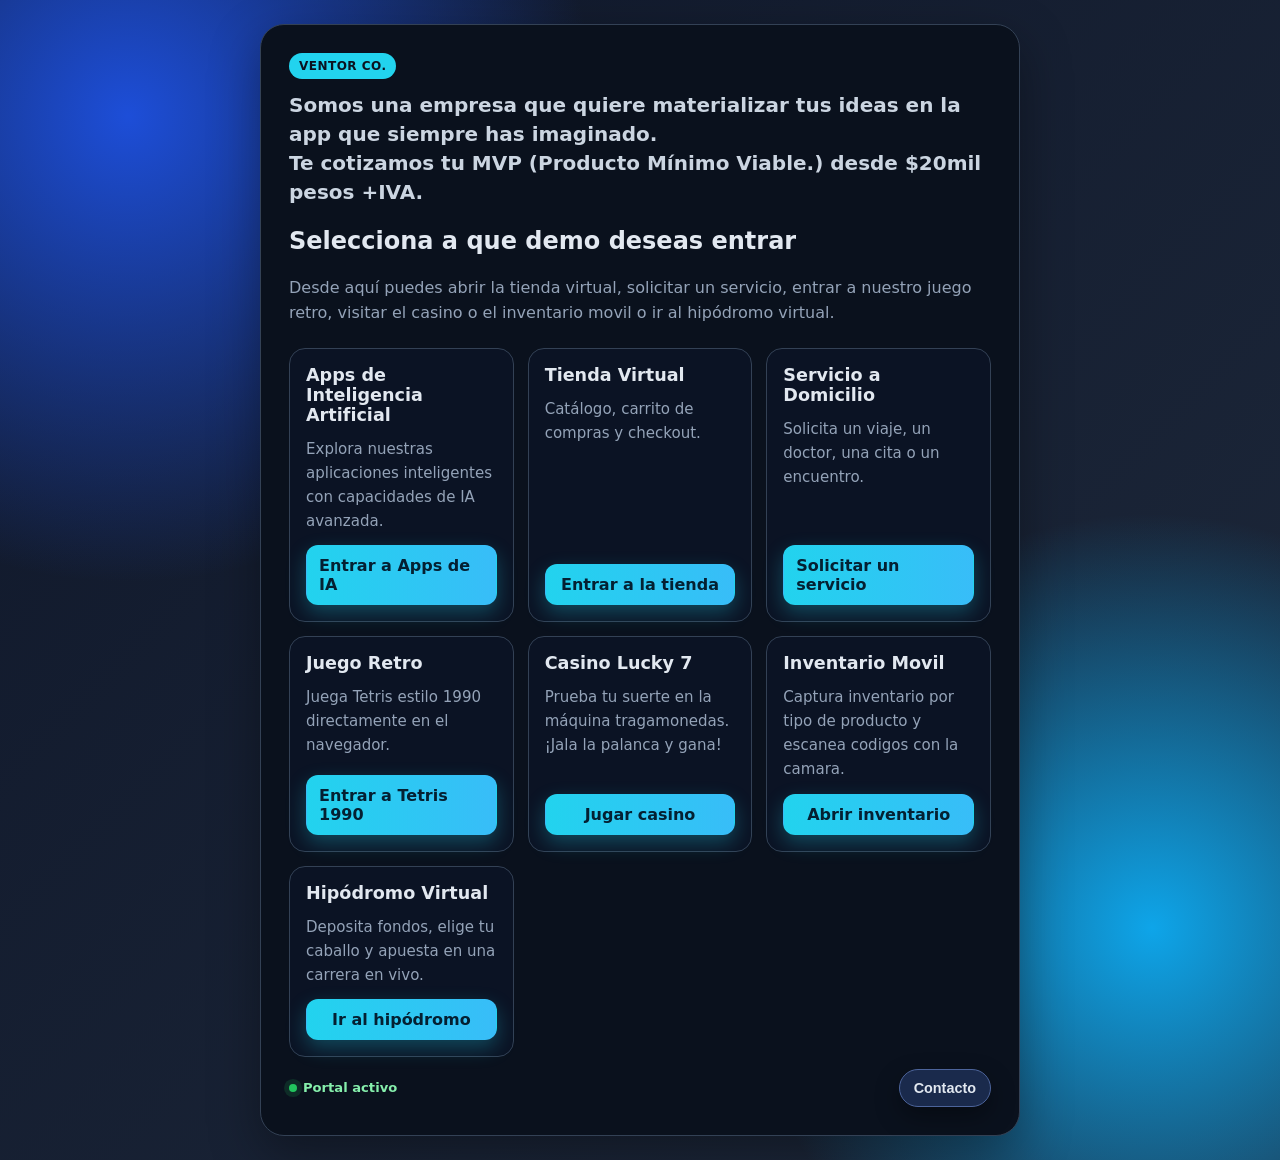
<file: index.html>
<!DOCTYPE html>
<html lang="es">
<head>
  <meta charset="UTF-8" />
  <meta name="viewport" content="width=device-width, initial-scale=1.0" />
  <meta name="description" content="Portal de acceso a aplicaciones" />
  <link rel="icon" href="./favicon.ico" type="image/x-icon" />
  <title>Portal de Apps</title>
  <style>
    :root {
      --bg-1: #0f172a;
      --bg-2: #1e293b;
      --card: #0b1220;
      --line: #334155;
      --text: #e2e8f0;
      --muted: #94a3b8;
      --brand: #22d3ee;
      --brand-2: #38bdf8;
      --ok: #22c55e;
    }

    * { box-sizing: border-box; }

    body {
      margin: 0;
      min-height: 100vh;
      font-family: "Segoe UI", system-ui, -apple-system, sans-serif;
      color: var(--text);
      background:
        radial-gradient(circle at 10% 10%, #1d4ed8 0%, transparent 30%),
        radial-gradient(circle at 90% 80%, #0ea5e9 0%, transparent 28%),
        linear-gradient(135deg, var(--bg-1), var(--bg-2));
      display: grid;
      place-items: center;
      padding: 24px;
    }

    .panel {
      width: min(760px, 100%);
      background: color-mix(in srgb, var(--card) 92%, black 8%);
      border: 1px solid var(--line);
      border-radius: 24px;
      padding: 28px;
      box-shadow: 0 18px 50px rgba(0, 0, 0, .35);
      backdrop-filter: blur(6px);
    }

    .tag {
      display: inline-block;
      font-size: 12px;
      color: #0b1220;
      background: var(--brand);
      border-radius: 999px;
      padding: 6px 10px;
      font-weight: 700;
      letter-spacing: .04em;
      text-transform: uppercase;
      margin-bottom: 12px;
    }

    h1 {
      margin: 0;
      font-size: clamp(1.8rem, 4vw, 2.6rem);
      line-height: 1.1;
    }

    .title-2 {
      margin: 0 0 12px;
      font-size: clamp(1rem, 2.5vw, 1.25rem);
      line-height: 1.45;
      color: #cbd5e1;
      font-weight: 600;
    }

    p {
      margin: 12px 0 0;
      color: var(--muted);
      line-height: 1.6;
    }

    .grid {
      margin-top: 22px;
      display: grid;
      gap: 14px;
      grid-template-columns: repeat(auto-fit, minmax(220px, 1fr));
    }

    .app-card {
      border: 1px solid var(--line);
      border-radius: 16px;
      padding: 16px;
      background: #0b1324;
      display: flex;
      flex-direction: column;
      gap: 12px;
    }

    .app-card h2 {
      margin: 0;
      font-size: 1.1rem;
    }

    .app-card p {
      margin: 0;
      font-size: .94rem;
    }

    .btn {
      margin-top: auto;
      text-decoration: none;
      display: inline-flex;
      align-items: center;
      justify-content: center;
      width: 100%;
      border-radius: 12px;
      padding: 10px 12px;
      font-weight: 700;
      border: 1px solid transparent;
      transition: transform .15s ease, box-shadow .2s ease, background .2s ease;
    }

    .btn:hover { transform: translateY(-1px); }

    .btn-primary {
      background: linear-gradient(90deg, var(--brand), var(--brand-2));
      color: #042032;
      box-shadow: 0 8px 20px rgba(34, 211, 238, .28);
    }

    .btn-secondary {
      background: transparent;
      border-color: #475569;
      color: var(--text);
    }

    .status {
      display: inline-flex;
      align-items: center;
      gap: 6px;
      font-size: .82rem;
      color: #86efac;
      font-weight: 600;
    }

    .dot {
      width: 8px;
      height: 8px;
      border-radius: 999px;
      background: var(--ok);
      box-shadow: 0 0 0 5px rgba(34, 197, 94, .15);
    }

    .contact-fab {
      position: static;
      display: inline-flex;
      align-items: center;
      justify-content: center;
      border: 1px solid #4c649b;
      background: #1a2a4c;
      color: var(--text);
      border-radius: 999px;
      padding: 10px 14px;
      font-weight: 700;
      font-size: .9rem;
      cursor: pointer;
      box-shadow: 0 10px 24px rgba(0, 0, 0, .35);
      z-index: 120;
    }

    .panel-footer {
      margin-top: 12px;
      display: flex;
      align-items: center;
      justify-content: space-between;
      gap: 10px;
      flex-wrap: wrap;
    }

    .panel-footer .status {
      margin: 0;
    }

    .contact-modal {
      position: fixed;
      inset: 0;
      display: none;
      align-items: center;
      justify-content: center;
      padding: 20px;
      z-index: 140;
    }

    .contact-modal.show {
      display: flex;
    }

    .contact-backdrop {
      position: absolute;
      inset: 0;
      background: rgba(0, 0, 0, .55);
      backdrop-filter: blur(2px);
    }

    .contact-card {
      position: relative;
      width: min(420px, 100%);
      background: #0f172a;
      border: 1px solid var(--line);
      border-radius: 16px;
      padding: 18px;
      box-shadow: 0 18px 40px rgba(0, 0, 0, .4);
    }

    .contact-title {
      margin: 0 0 10px;
      color: #b6f0ff;
      font-size: 1.1rem;
    }

    .contact-list {
      margin: 0;
      padding: 0;
      list-style: none;
      display: grid;
      gap: 10px;
      color: #d7e3ff;
      line-height: 1.5;
    }

    .contact-list strong {
      color: #8ad4ff;
    }

    .contact-link {
      color: #d7e3ff;
      text-decoration: none;
      border-bottom: 1px dashed #7dd3fc;
      padding-bottom: 1px;
    }

    .contact-link:hover {
      color: #7dd3fc;
    }

    .contact-mail-row {
      cursor: pointer;
    }

    .contact-mail-row:hover .contact-link {
      color: #7dd3fc;
    }

    .contact-copy-msg {
      margin: 8px 0 0;
      min-height: 18px;
      color: #7dd3fc;
      font-size: .9rem;
      opacity: 0;
      transition: opacity .18s ease;
    }

    .contact-copy-msg.show {
      opacity: 1;
    }

    .contact-close {
      margin-top: 14px;
      border: 1px solid #4d6599;
      border-radius: 10px;
      background: #1f2f58;
      color: var(--text);
      padding: 9px 12px;
      font-weight: 700;
      cursor: pointer;
    }
  </style>
</head>
<body>
  <main class="panel">
    <span class="tag">Ventor Co.</span>
    <h2 class="title-2">Somos una empresa que quiere materializar tus ideas en la app que siempre has imaginado.<br />Te cotizamos tu MVP (Producto Mínimo Viable.) desde $20mil pesos +IVA.</h2>
    <h2>Selecciona a que demo deseas entrar</h2>
    <p>Desde aquí puedes abrir la tienda virtual, solicitar un servicio, entrar a nuestro juego retro, visitar el casino o el inventario movil o ir al hipódromo virtual.</p>

    <div class="grid">
      <article class="app-card">
        <h2>Apps de Inteligencia Artificial</h2>
        <p>Explora nuestras aplicaciones inteligentes con capacidades de IA avanzada.</p>
        <a class="btn btn-primary" href="https://adsapiensdoc.netlify.app/" target="_blank" rel="noopener noreferrer">Entrar a Apps de IA</a>
      </article>
      <article class="app-card">
        <h2>Tienda Virtual</h2>
        <p>Catálogo, carrito de compras y checkout.</p>
        <a class="btn btn-primary" href="./tienda/">Entrar a la tienda</a>
      </article>


      <article class="app-card">
        <h2>Servicio a Domicilio</h2>
        <p>Solicita un viaje, un doctor, una cita o un encuentro.</p>
        <a class="btn btn-primary" href="./servicio/">Solicitar un servicio</a>
      </article>

      <article class="app-card">
        <h2>Juego Retro</h2>
        <p>Juega Tetris estilo 1990 directamente en el navegador.</p>
        <a class="btn btn-primary" href="./otra-app/">Entrar a Tetris 1990</a>
      </article>

      <article class="app-card">
        <h2>Casino Lucky 7</h2>
        <p>Prueba tu suerte en la máquina tragamonedas. ¡Jala la palanca y gana!</p>
        <a class="btn btn-primary" href="./casino/">Jugar casino</a>
      </article>

      <article class="app-card">
        <h2>Inventario Movil</h2>
        <p>Captura inventario por tipo de producto y escanea codigos con la camara.</p>
        <a class="btn btn-primary" href="./inventario/">Abrir inventario</a>
      </article>

        <article class="app-card">
          <h2>Hipódromo Virtual</h2>
          <p>Deposita fondos, elige tu caballo y apuesta en una carrera en vivo.</p>
          <a class="btn btn-primary" href="./apuesta/">Ir al hipódromo</a>
        </article>
      </div>

    <div class="panel-footer">
      <p class="status"><span class="dot"></span> Portal activo</p>
      <button class="contact-fab" id="contactBtn" type="button">Contacto</button>
    </div>
  </main>

  <div class="contact-modal" id="contactModal" aria-hidden="true">
    <div class="contact-backdrop" id="contactBackdrop"></div>
    <div class="contact-card" role="dialog" aria-modal="true" aria-labelledby="contactTitle">
      <h3 class="contact-title" id="contactTitle">Datos de contacto</h3>
      <ul class="contact-list">
        <li><strong>Tel/Whats:</strong> <a class="contact-link" href="https://wa.me/525516506720?text=Quiero%20la%20app%20que%20siempre%20he%20imaginado" target="_blank" rel="noopener noreferrer">5516506720</a></li>
        <li class="contact-mail-row" id="contactMailRow" role="button" tabindex="0" aria-label="Copiar correo"><strong>Mail:</strong> <a class="contact-link" id="contactMailLink" href="mailto:amuhlia@hotmail.com">amuhlia@hotmail.com</a></li>
      </ul>
      <p class="contact-copy-msg" id="contactCopyMsg" aria-live="polite"></p>
      <button class="contact-close" id="contactClose" type="button">Cerrar</button>
    </div>
  </div>

  <script>
    const contactBtn = document.getElementById("contactBtn");
    const contactModal = document.getElementById("contactModal");
    const contactBackdrop = document.getElementById("contactBackdrop");
    const contactClose = document.getElementById("contactClose");
    const contactMailRow = document.getElementById("contactMailRow");
    const contactMailLink = document.getElementById("contactMailLink");
    const contactCopyMsg = document.getElementById("contactCopyMsg");
    const contactEmail = "amuhlia@hotmail.com";
    let copyMsgTimeout = null;

    function openContact() {
      contactModal.classList.add("show");
      contactModal.setAttribute("aria-hidden", "false");
      contactClose.focus();
    }

    function closeContact() {
      contactModal.classList.remove("show");
      contactModal.setAttribute("aria-hidden", "true");
      contactBtn.focus();
    }

    contactBtn.addEventListener("click", openContact);
    contactClose.addEventListener("click", closeContact);
    contactBackdrop.addEventListener("click", closeContact);

    function showCopiedMessage() {
      contactCopyMsg.textContent = "Copiado";
      contactCopyMsg.classList.add("show");
      clearTimeout(copyMsgTimeout);
      copyMsgTimeout = setTimeout(() => {
        contactCopyMsg.classList.remove("show");
        contactCopyMsg.textContent = "";
      }, 1500);
    }

    async function copyMailToClipboard() {
      try {
        await navigator.clipboard.writeText(contactEmail);
      } catch (_) {
        const helper = document.createElement("textarea");
        helper.value = contactEmail;
        helper.setAttribute("readonly", "");
        helper.style.position = "absolute";
        helper.style.left = "-9999px";
        document.body.appendChild(helper);
        helper.select();
        document.execCommand("copy");
        document.body.removeChild(helper);
      }
      showCopiedMessage();
    }

    contactMailLink.addEventListener("click", (e) => {
      e.preventDefault();
      copyMailToClipboard();
    });

    contactMailRow.addEventListener("click", (e) => {
      if (e.target.closest("a")) return;
      copyMailToClipboard();
    });

    contactMailRow.addEventListener("keydown", (e) => {
      if (e.key === "Enter" || e.key === " ") {
        e.preventDefault();
        copyMailToClipboard();
      }
    });

    document.addEventListener("keydown", (e) => {
      if (e.key === "Escape" && contactModal.classList.contains("show")) {
        closeContact();
      }
    });
  </script>
  <script>
    // Unregister any existing service workers to avoid 404 on service-worker.js
    if ('serviceWorker' in navigator) {
      navigator.serviceWorker.getRegistrations().then(registrations => {
        for (let registration of registrations) {
          registration.unregister();
        }
      });
    }
  </script>
</body>
</html>
</file>
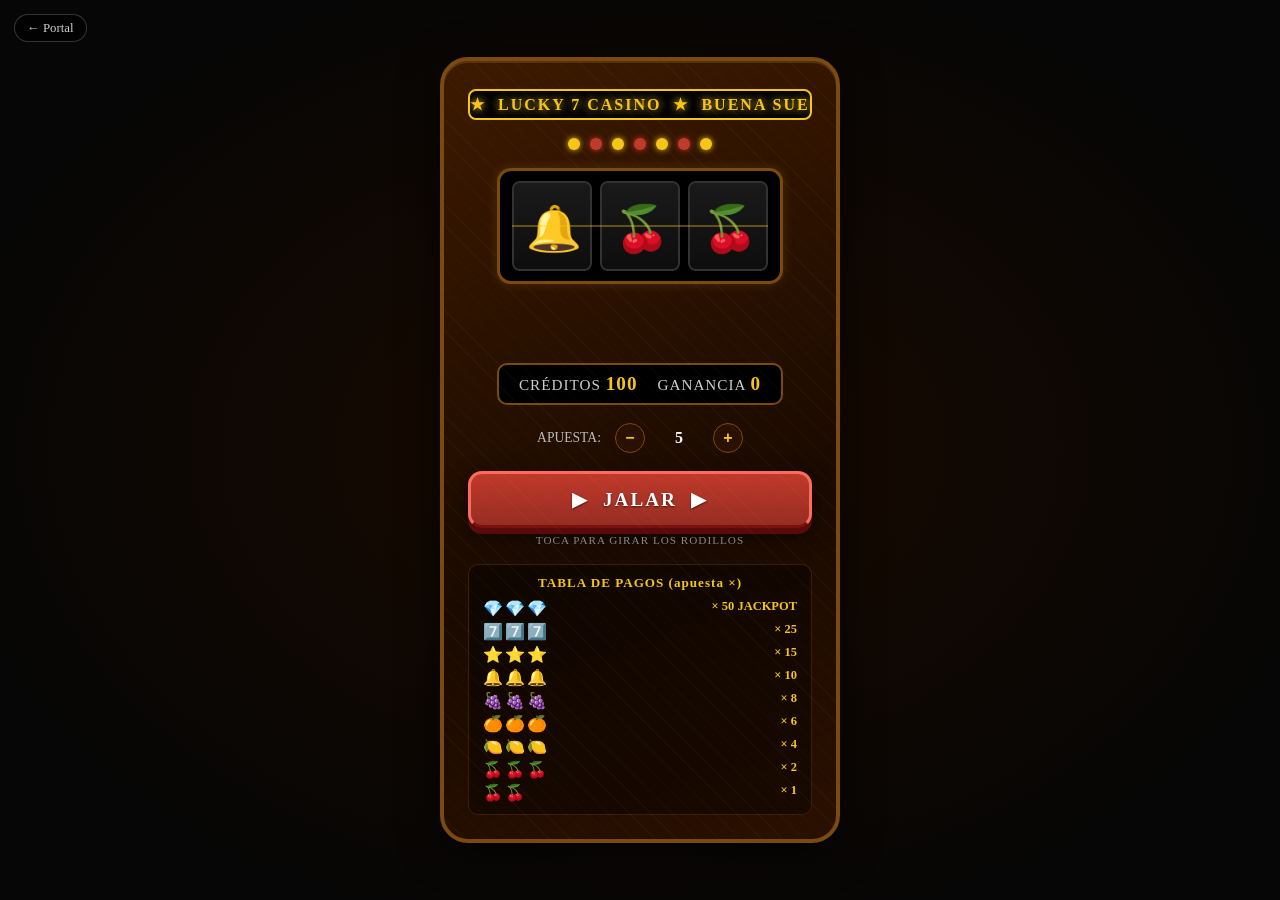
<file: casino/index.html>
<!DOCTYPE html>
<html lang="es">
<head>
  <meta charset="UTF-8" />
  <meta name="viewport" content="width=device-width, initial-scale=1.0" />
  <title>Lucky 7 Casino</title>
  <style>
    :root {
      --gold: #f5c518;
      --gold-d: #c9a000;
      --red: #c0392b;
      --red-d: #962d22;
      --green: #27ae60;
      --dark: #0d0d0d;
      --machine-bg: #1a0a00;
      --felt: #0a3d1f;
      --chrome: linear-gradient(135deg,#bbb 0%,#fff 40%,#888 60%,#ccc 100%);
      --shadow: 0 8px 40px rgba(0,0,0,.7);
    }

    *, *::before, *::after { box-sizing: border-box; margin: 0; padding: 0; }

    body {
      min-height: 100dvh;
      background: radial-gradient(ellipse at center, #1a0a00 0%, #060606 80%);
      display: flex;
      flex-direction: column;
      align-items: center;
      justify-content: center;
      font-family: 'Georgia', serif;
      color: #fff;
      gap: 1rem;
      padding: 1rem;
    }

    /* ── Back button ── */
    .back-btn {
      position: fixed;
      top: 14px; left: 14px;
      background: rgba(0,0,0,.55);
      border: 1px solid rgba(255,255,255,.2);
      color: #ccc;
      font-size: .8rem;
      padding: .35rem .75rem;
      border-radius: 999px;
      cursor: pointer;
      text-decoration: none;
      transition: background .2s, color .2s;
      z-index: 10;
    }
    .back-btn:hover { background: rgba(255,255,255,.12); color: #fff; }

    /* ── Machine shell ── */
    .machine {
      background: linear-gradient(160deg, #3d1a00 0%, #1a0a00 60%, #2a1000 100%);
      border: 4px solid #7a4a10;
      border-radius: 28px;
      box-shadow: var(--shadow), inset 0 2px 0 rgba(255,200,80,.15);
      padding: 28px 24px 24px;
      display: flex;
      flex-direction: column;
      align-items: center;
      gap: 18px;
      max-width: 400px;
      width: 100%;
      position: relative;
      overflow: hidden;
    }
    .machine::before {
      content: '';
      position: absolute;
      inset: 0;
      background: repeating-linear-gradient(
        45deg,
        transparent,
        transparent 14px,
        rgba(255,200,80,.03) 14px,
        rgba(255,200,80,.03) 15px
      );
      pointer-events: none;
    }

    /* ── Title marquee ── */
    .marquee-wrap {
      width: 100%;
      background: #000;
      border: 2px solid var(--gold);
      border-radius: 8px;
      overflow: hidden;
      padding: 4px 0;
    }
    .marquee-text {
      display: inline-block;
      white-space: nowrap;
      animation: scroll 12s linear infinite;
      color: var(--gold);
      font-size: 1rem;
      font-weight: bold;
      letter-spacing: 2px;
      text-shadow: 0 0 8px var(--gold);
    }
    @keyframes scroll {
      from { transform: translateX(100%); }
      to   { transform: translateX(-100%); }
    }

    /* ── Lights row ── */
    .lights {
      display: flex;
      gap: 10px;
      justify-content: center;
    }
    .light {
      width: 12px; height: 12px;
      border-radius: 50%;
      background: #444;
      box-shadow: inset 0 1px 2px rgba(0,0,0,.5);
      animation: blink 1.2s ease-in-out infinite;
    }
    .light:nth-child(odd)  { background: var(--gold); box-shadow: 0 0 6px var(--gold); animation-delay: 0s; }
    .light:nth-child(even) { background: var(--red);  box-shadow: 0 0 6px var(--red);  animation-delay: .6s; }
    @keyframes blink {
      0%,100% { opacity: 1; }
      50%      { opacity: .25; }
    }

    /* ── Reel window ── */
    .reels-container {
      background: #000;
      border: 3px solid #7a4a10;
      border-radius: 14px;
      box-shadow: inset 0 0 20px rgba(0,0,0,.9), 0 0 12px rgba(245,197,24,.15);
      padding: 10px 12px;
      display: flex;
      gap: 8px;
      position: relative;
    }

    /* Shine line across middle of reels */
    .reels-container::after {
      content: '';
      position: absolute;
      left: 12px; right: 12px;
      top: 50%;
      height: 2px;
      transform: translateY(-50%);
      background: rgba(245,197,24,.35);
      pointer-events: none;
    }

    /* ── Single reel ── */
    .reel {
      width: 80px;
      height: 90px;
      overflow: hidden;
      border-radius: 8px;
      background: #111;
      border: 2px solid #333;
      position: relative;
    }
    .reel-strip {
      display: flex;
      flex-direction: column;
      transition: none;
      will-change: transform;
    }
    .reel-strip.spinning {
      animation: spin 0.08s linear infinite;
    }
    .symbol {
      width: 80px;
      height: 90px;
      display: flex;
      align-items: center;
      justify-content: center;
      font-size: 2.8rem;
      user-select: none;
      flex-shrink: 0;
      background: linear-gradient(180deg, #1a1a1a 0%, #0d0d0d 100%);
    }
    @keyframes spin {
      from { transform: translateY(0); }
      to   { transform: translateY(-90px); }
    }

    /* ── Result line highlight ── */
    .result-line {
      height: 3px;
      background: linear-gradient(90deg, transparent, var(--gold), transparent);
      width: 100%;
      opacity: 0;
      transition: opacity .3s;
      margin-top: -6px;
    }
    .result-line.show { opacity: 1; }

    /* ── Win message ── */
    .win-msg {
      min-height: 28px;
      font-size: 1.1rem;
      font-weight: bold;
      letter-spacing: 1px;
      text-align: center;
      text-transform: uppercase;
      color: var(--gold);
      text-shadow: 0 0 10px var(--gold);
      opacity: 0;
      transform: scale(.8);
      transition: opacity .3s, transform .3s;
    }
    .win-msg.show { opacity: 1; transform: scale(1); }
    .win-msg.jackpot { color: #fff; text-shadow: 0 0 20px var(--gold), 0 0 40px orange; font-size: 1.4rem; }

    /* ── Credits display ── */
    .credits-panel {
      display: flex;
      gap: 20px;
      background: #000;
      border: 2px solid #7a4a10;
      border-radius: 10px;
      padding: 8px 20px;
      font-size: .95rem;
      color: #ccc;
      letter-spacing: 1px;
    }
    .credits-panel span { color: var(--gold); font-size: 1.2rem; font-weight: bold; }

    /* ── Bet selector ── */
    .bet-row {
      display: flex;
      align-items: center;
      gap: 14px;
      font-size: .85rem;
      color: #bbb;
    }
    .bet-btn {
      width: 30px; height: 30px;
      border-radius: 50%;
      background: #2a1000;
      border: 1px solid #7a4a10;
      color: var(--gold);
      font-size: 1rem;
      font-weight: bold;
      cursor: pointer;
      transition: background .15s;
    }
    .bet-btn:hover { background: #4a2000; }
    .bet-btn:disabled { opacity: .35; cursor: default; }
    #betDisplay {
      min-width: 40px;
      text-align: center;
      color: #fff;
      font-weight: bold;
      font-size: 1rem;
    }

    /* ── Lever button ── */
    .lever-wrap {
      display: flex;
      flex-direction: column;
      align-items: center;
      gap: 6px;
      width: 100%;
    }
    .lever-btn {
      width: 100%;
      padding: 14px;
      background: linear-gradient(180deg, var(--red) 0%, var(--red-d) 100%);
      border: 3px solid #ff6b5b;
      border-bottom-color: #7a1010;
      border-radius: 14px;
      color: #fff;
      font-size: 1.2rem;
      font-weight: bold;
      letter-spacing: 2px;
      text-transform: uppercase;
      cursor: pointer;
      box-shadow: 0 6px 0 #5a0a0a, 0 8px 20px rgba(0,0,0,.5);
      transition: transform .1s, box-shadow .1s, filter .1s;
      font-family: 'Georgia', serif;
      text-shadow: 0 1px 2px rgba(0,0,0,.6);
    }
    .lever-btn:active, .lever-btn.pressed {
      transform: translateY(4px);
      box-shadow: 0 2px 0 #5a0a0a, 0 4px 10px rgba(0,0,0,.5);
      filter: brightness(.85);
    }
    .lever-btn:disabled {
      filter: brightness(.5);
      cursor: not-allowed;
      transform: none;
      box-shadow: 0 6px 0 #5a0a0a;
    }
    .lever-label { font-size: .7rem; color: #888; letter-spacing: 1px; text-transform: uppercase; }

    /* ── Paytable ── */
    .paytable {
      width: 100%;
      background: rgba(0,0,0,.4);
      border: 1px solid #3a2000;
      border-radius: 10px;
      padding: 10px 14px;
      font-size: .78rem;
      color: #aaa;
    }
    .paytable h3 { color: var(--gold); font-size: .82rem; margin-bottom: 6px; text-align: center; letter-spacing: 1px; }
    .pay-row { display: flex; justify-content: space-between; padding: 2px 0; }
    .pay-row .syms { font-size: 1rem; letter-spacing: 2px; }
    .pay-row .mult { color: var(--gold); font-weight: bold; }

    /* ── Confetti canvas ── */
    #confettiCanvas {
      position: fixed;
      inset: 0;
      pointer-events: none;
      z-index: 100;
    }

    /* ── Responsive ── */
    @media (max-width: 420px) {
      .reel { width: 68px; }
      .symbol { width: 68px; font-size: 2.2rem; }
      @keyframes spin {
        from { transform: translateY(0); }
        to   { transform: translateY(-90px); }
      }
    }
  </style>
</head>
<body>

  <a class="back-btn" href="../">&#8592; Portal</a>
  <canvas id="confettiCanvas"></canvas>

  <div class="machine">

    <!-- Marquee -->
    <div class="marquee-wrap">
      <span class="marquee-text">&#9733;&nbsp; LUCKY 7 CASINO &nbsp;&#9733;&nbsp; BUENA SUERTE &nbsp;&#9733;&nbsp; LUCKY 7 CASINO &nbsp;&#9733;&nbsp; BUENA SUERTE &nbsp;&#9733;</span>
    </div>

    <!-- Decorative lights -->
    <div class="lights">
      <div class="light"></div><div class="light"></div><div class="light"></div>
      <div class="light"></div><div class="light"></div><div class="light"></div>
      <div class="light"></div>
    </div>

    <!-- Reels -->
    <div class="reels-container">
      <div class="reel" id="reel0"><div class="reel-strip" id="strip0"></div></div>
      <div class="reel" id="reel1"><div class="reel-strip" id="strip1"></div></div>
      <div class="reel" id="reel2"><div class="reel-strip" id="strip2"></div></div>
    </div>
    <div class="result-line" id="resultLine"></div>

    <!-- Win message -->
    <div class="win-msg" id="winMsg"></div>

    <!-- Credits -->
    <div class="credits-panel">
      <div>CRÉDITOS <span id="creditsVal">100</span></div>
      <div>GANANCIA <span id="winVal">0</span></div>
    </div>

    <!-- Bet selector -->
    <div class="bet-row">
      <span>APUESTA:</span>
      <button class="bet-btn" id="betDown">&#8722;</button>
      <div id="betDisplay">5</div>
      <button class="bet-btn" id="betUp">&#43;</button>
    </div>

    <!-- Lever -->
    <div class="lever-wrap">
      <button class="lever-btn" id="leverBtn">&#9654;&nbsp; JALAR &nbsp;&#9654;</button>
      <span class="lever-label">Toca para girar los rodillos</span>
    </div>

    <!-- Paytable -->
    <div class="paytable">
      <h3>TABLA DE PAGOS (apuesta ×)</h3>
      <div class="pay-row"><span class="syms">💎💎💎</span><span class="mult">× 50 JACKPOT</span></div>
      <div class="pay-row"><span class="syms">7️⃣7️⃣7️⃣</span><span class="mult">× 25</span></div>
      <div class="pay-row"><span class="syms">⭐⭐⭐</span><span class="mult">× 15</span></div>
      <div class="pay-row"><span class="syms">🔔🔔🔔</span><span class="mult">× 10</span></div>
      <div class="pay-row"><span class="syms">🍇🍇🍇</span><span class="mult">× 8</span></div>
      <div class="pay-row"><span class="syms">🍊🍊🍊</span><span class="mult">× 6</span></div>
      <div class="pay-row"><span class="syms">🍋🍋🍋</span><span class="mult">× 4</span></div>
      <div class="pay-row"><span class="syms">🍒🍒🍒</span><span class="mult">× 2</span></div>
      <div class="pay-row"><span class="syms">🍒🍒&nbsp;&nbsp;</span><span class="mult">× 1</span></div>
    </div>

  </div>

  <script>
    /* ── Symbols (index order = rarity: 0=common → 7=rare) ── */
    const SYMBOLS = ['🍒','🍋','🍊','🍇','🔔','⭐','7️⃣','💎'];
    // Weighted pool: more copies = more probable
    const POOL = [
      '🍒','🍒','🍒','🍒','🍒',
      '🍋','🍋','🍋','🍋',
      '🍊','🍊','🍊',
      '🍇','🍇','🍇',
      '🔔','🔔',
      '⭐','⭐',
      '7️⃣',
      '💎'
    ];

    /* ── Pay table ── */
    const PAYS = {
      '💎': 50, '7️⃣': 25, '⭐': 15, '🔔': 10,
      '🍇': 8,  '🍊': 6,  '🍋': 4,  '🍒': 2
    };

    /* ── State ── */
    let credits = 100;
    let bet = 5;
    let spinning = false;

    /* ── DOM refs ── */
    const creditsEl = document.getElementById('creditsVal');
    const winEl     = document.getElementById('winVal');
    const winMsg    = document.getElementById('winMsg');
    const resultLine= document.getElementById('resultLine');
    const leverBtn  = document.getElementById('leverBtn');
    const betDisplay= document.getElementById('betDisplay');
    const betDown   = document.getElementById('betDown');
    const betUp     = document.getElementById('betUp');

    /* ── Audio ── */
    let audioCtx = null;
    function getAudioCtx() {
      if (!audioCtx) audioCtx = new (window.AudioContext || window.webkitAudioContext)();
      return audioCtx;
    }
    function playTone(freq, dur, type = 'square', vol = 0.15) {
      try {
        const ctx = getAudioCtx();
        const osc = ctx.createOscillator();
        const gain = ctx.createGain();
        osc.connect(gain); gain.connect(ctx.destination);
        osc.type = type;
        osc.frequency.setValueAtTime(freq, ctx.currentTime);
        gain.gain.setValueAtTime(vol, ctx.currentTime);
        gain.gain.exponentialRampToValueAtTime(0.001, ctx.currentTime + dur);
        osc.start(ctx.currentTime);
        osc.stop(ctx.currentTime + dur);
      } catch(e) {}
    }
    function playSpin() {
      // Rapid ticking
      for (let i = 0; i < 6; i++) {
        setTimeout(() => playTone(200 + i * 80, 0.06, 'sawtooth', 0.07), i * 80);
      }
    }
    function playStop(reelIdx) {
      playTone(300 + reelIdx * 120, 0.12, 'square', 0.12);
    }
    function playWin(multiplier) {
      if (multiplier >= 50) {
        // Jackpot fanfare
        [523, 659, 784, 1047, 1319].forEach((f, i) =>
          setTimeout(() => playTone(f, 0.3, 'triangle', 0.2), i * 130));
      } else if (multiplier >= 10) {
        [523, 659, 784].forEach((f, i) =>
          setTimeout(() => playTone(f, 0.25, 'triangle', 0.15), i * 100));
      } else {
        [440, 550].forEach((f, i) =>
          setTimeout(() => playTone(f, 0.2, 'sine', 0.12), i * 90));
      }
    }
    function playLose() {
      playTone(150, 0.18, 'sawtooth', 0.08);
    }
    function playCoin() {
      playTone(880, 0.07, 'sine', 0.1);
    }

    /* ── Build reel strips ── */
    // Each strip holds enough symbols to scroll through visually
    const NUM_VISUAL = 12; // symbols visible in animation loop
    function buildStrip(stripEl) {
      stripEl.innerHTML = '';
      // Build long strip: visual symbols + result slot at position index 0
      const symbols = [];
      for (let i = 0; i < NUM_VISUAL; i++) {
        symbols.push(POOL[Math.floor(Math.random() * POOL.length)]);
      }
      symbols.forEach(sym => {
        const div = document.createElement('div');
        div.className = 'symbol';
        div.textContent = sym;
        stripEl.appendChild(div);
      });
      return symbols;
    }

    // Initialize strips
    for (let i = 0; i < 3; i++) {
      buildStrip(document.getElementById(`strip${i}`));
    }

    /* ── Reel spin logic ── */
    // We animate by cycling translateY; on stop we snap to a target symbol.
    const reelState = [
      { offset: 0, animId: null, result: null },
      { offset: 0, animId: null, result: null },
      { offset: 0, animId: null, result: null }
    ];

    function randSym() {
      return POOL[Math.floor(Math.random() * POOL.length)];
    }

    function spinReel(idx, duration, resultSym, onDone) {
      const strip = document.getElementById(`strip${idx}`);
      const CELL = 90; // px per symbol
      let start = null;
      let lastUpdate = 0;
      let offset = 0;
      const speed = 18; // px per frame target

      // Rebuild strip with random symbols + target at end
      strip.innerHTML = '';
      const syms = [];
      for (let i = 0; i < NUM_VISUAL - 1; i++) syms.push(randSym());
      syms.push(resultSym); // last slot = result

      syms.forEach(s => {
        const d = document.createElement('div');
        d.className = 'symbol';
        d.textContent = s;
        strip.appendChild(d);
      });

      strip.style.transition = 'none';
      strip.style.transform = 'translateY(0)';

      // Total scroll needed = all symbols except the result one
      const totalScroll = (NUM_VISUAL - 1) * CELL;

      function frame(ts) {
        if (!start) start = ts;
        const elapsed = ts - start;
        const progress = Math.min(elapsed / duration, 1);
        // ease-out: fast start, slow end
        const eased = 1 - Math.pow(1 - progress, 3);
        offset = eased * totalScroll;
        strip.style.transform = `translateY(-${offset}px)`;

        if (progress < 1) {
          reelState[idx].animId = requestAnimationFrame(frame);
        } else {
          strip.style.transform = `translateY(-${totalScroll}px)`;
          playStop(idx);
          onDone();
        }
      }

      reelState[idx].animId = requestAnimationFrame(frame);
    }

    /* ── Evaluate result ── */
    function evaluate(results) {
      const [a, b, c] = results;
      let multiplier = 0;
      let msg = '';
      let isJackpot = false;

      if (a === b && b === c) {
        multiplier = PAYS[a] || 2;
        if (a === '💎') { msg = '💎 JACKPOT 💎'; isJackpot = true; }
        else if (a === '7️⃣') msg = '🎰 TRIPLE 7 🎰';
        else msg = `¡TRIPLE ${a}!`;
      } else if (a === '🍒' && b === '🍒') {
        multiplier = 1;
        msg = '🍒 Dos cerezas';
      }

      return { multiplier, msg, isJackpot };
    }

    /* ── Confetti ── */
    function launchConfetti() {
      const canvas = document.getElementById('confettiCanvas');
      const ctx = canvas.getContext('2d');
      canvas.width = window.innerWidth;
      canvas.height = window.innerHeight;

      const particles = Array.from({ length: 120 }, () => ({
        x: Math.random() * canvas.width,
        y: -10,
        vx: (Math.random() - .5) * 4,
        vy: 2 + Math.random() * 4,
        color: ['#f5c518','#c0392b','#27ae60','#2980b9','#fff'][Math.floor(Math.random()*5)],
        size: 6 + Math.random() * 8,
        rot: Math.random() * 360,
        rotV: (Math.random() - .5) * 8
      }));

      let frame = 0;
      function draw() {
        ctx.clearRect(0, 0, canvas.width, canvas.height);
        particles.forEach(p => {
          p.x += p.vx; p.y += p.vy; p.rot += p.rotV;
          ctx.save();
          ctx.translate(p.x, p.y);
          ctx.rotate(p.rot * Math.PI / 180);
          ctx.fillStyle = p.color;
          ctx.fillRect(-p.size/2, -p.size/4, p.size, p.size/2);
          ctx.restore();
        });
        frame++;
        if (frame < 120) requestAnimationFrame(draw);
        else ctx.clearRect(0, 0, canvas.width, canvas.height);
      }
      draw();
    }

    /* ── Show result ── */
    function showResult(results) {
      const { multiplier, msg, isJackpot } = evaluate(results);

      winMsg.className = 'win-msg';
      resultLine.className = 'result-line';

      if (multiplier > 0) {
        const win = bet * multiplier;
        credits += win;

        setTimeout(() => {
          winMsg.textContent = msg;
          winMsg.className = 'win-msg show' + (isJackpot ? ' jackpot' : '');
          resultLine.className = 'result-line show';
          winEl.textContent = win;
          creditsEl.textContent = credits;
          playWin(multiplier);
          if (isJackpot) launchConfetti();
        }, 100);
      } else {
        winEl.textContent = 0;
        creditsEl.textContent = credits;
        playLose();
        if (credits <= 0) {
          setTimeout(() => {
            winMsg.textContent = 'Sin créditos — reiniciando';
            winMsg.className = 'win-msg show';
            setTimeout(() => { credits = 100; creditsEl.textContent = credits; winMsg.className = 'win-msg'; }, 1800);
          }, 300);
        }
      }

      spinning = false;
      leverBtn.disabled = false;
      updateBetBtns();
    }

    /* ── Pull lever ── */
    function pullLever() {
      if (spinning) return;
      if (credits < bet) { 
        winMsg.textContent = '¡Sin créditos!';
        winMsg.className = 'win-msg show';
        setTimeout(() => winMsg.className = 'win-msg', 1200);
        return;
      }

      spinning = true;
      leverBtn.disabled = true;
      betDown.disabled = true;
      betUp.disabled = true;
      winMsg.className = 'win-msg';
      resultLine.className = 'result-line';
      winEl.textContent = 0;

      // Deduct bet
      credits -= bet;
      creditsEl.textContent = credits;
      playCoin();

      // Pick random results
      const results = [randSym(), randSym(), randSym()];
      const durations = [1400, 1900, 2400]; // ms each reel stops

      let stopped = 0;
      for (let i = 0; i < 3; i++) {
        const idx = i;
        setTimeout(() => {
          playSpin();
          spinReel(idx, durations[idx], results[idx], () => {
            stopped++;
            if (stopped === 3) showResult(results);
          });
        }, idx * 180);
      }
    }

    /* ── Bet buttons ── */
    const BET_OPTIONS = [1, 2, 5, 10, 20];
    let betIdx = BET_OPTIONS.indexOf(bet);

    function updateBetBtns() {
      betDown.disabled = spinning || betIdx === 0;
      betUp.disabled   = spinning || betIdx === BET_OPTIONS.length - 1 || BET_OPTIONS[betIdx + 1] > credits;
    }

    betDown.addEventListener('click', () => {
      if (betIdx > 0) { betIdx--; bet = BET_OPTIONS[betIdx]; betDisplay.textContent = bet; updateBetBtns(); playCoin(); }
    });
    betUp.addEventListener('click', () => {
      if (betIdx < BET_OPTIONS.length - 1) { betIdx++; bet = BET_OPTIONS[betIdx]; betDisplay.textContent = bet; updateBetBtns(); playCoin(); }
    });

    leverBtn.addEventListener('click', pullLever);
    leverBtn.addEventListener('keydown', e => { if (e.key === ' ' || e.key === 'Enter') pullLever(); });

    updateBetBtns();
  </script>
</body>
</html>
</file>
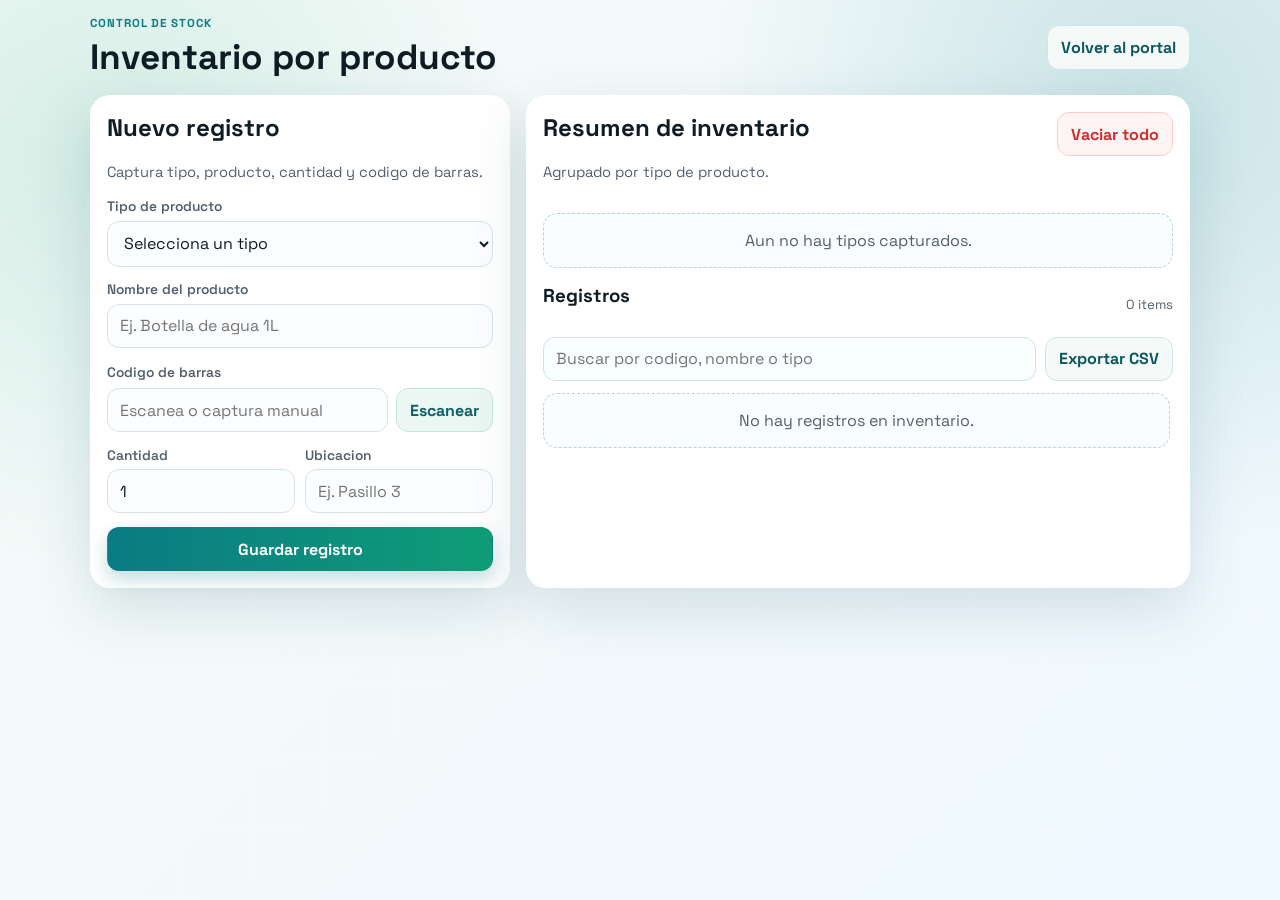
<file: inventario/index.html>
<!DOCTYPE html>
<html lang="es">
<head>
  <meta charset="UTF-8" />
  <meta name="viewport" content="width=device-width, initial-scale=1.0" />
  <meta name="description" content="Inventario movil con captura por tipo y lector de codigo de barras" />
  <meta name="theme-color" content="#0a7b83" />
  <title>Inventario Movil</title>
  <link rel="preconnect" href="https://fonts.googleapis.com" />
  <link rel="preconnect" href="https://fonts.gstatic.com" crossorigin />
  <link href="https://fonts.googleapis.com/css2?family=Space+Grotesk:wght@400;500;600;700&display=swap" rel="stylesheet" />
  <link rel="stylesheet" href="./css/styles.css" />
</head>
<body>
  <div class="noise" aria-hidden="true"></div>

  <header class="topbar">
    <div>
      <p class="eyebrow">Control de stock</p>
      <h1>Inventario por producto</h1>
    </div>
    <button class="ghost-btn" type="button" id="goPortalBtn">Volver al portal</button>
  </header>

  <main class="layout">
    <section class="card card-form">
      <h2>Nuevo registro</h2>
      <p class="hint">Captura tipo, producto, cantidad y codigo de barras.</p>

      <form id="inventoryForm" novalidate>
        <label class="field">
          <span>Tipo de producto</span>
          <select id="productType" required>
            <option value="">Selecciona un tipo</option>
            <option value="Abarrotes">Abarrotes</option>
            <option value="Limpieza">Limpieza</option>
            <option value="Bebidas">Bebidas</option>
            <option value="Electronica">Electronica</option>
            <option value="Ropa">Ropa</option>
            <option value="Otro">Otro</option>
          </select>
        </label>

        <label class="field hidden" id="customTypeWrap">
          <span>Tipo personalizado</span>
          <input id="customType" type="text" placeholder="Ej. Refacciones" maxlength="40" />
        </label>

        <label class="field">
          <span>Nombre del producto</span>
          <input id="productName" type="text" required placeholder="Ej. Botella de agua 1L" maxlength="80" />
        </label>

        <div class="field field-barcode">
          <label for="barcodeInput">
            <span>Codigo de barras</span>
          </label>
          <div class="barcode-row">
            <input id="barcodeInput" type="text" required inputmode="numeric" placeholder="Escanea o captura manual" maxlength="32" />
            <button id="scanBtn" type="button" class="scan-btn">Escanear</button>
          </div>
        </div>

        <div class="split">
          <label class="field">
            <span>Cantidad</span>
            <input id="quantity" type="number" min="1" step="1" value="1" required />
          </label>

          <label class="field">
            <span>Ubicacion</span>
            <input id="location" type="text" placeholder="Ej. Pasillo 3" maxlength="40" />
          </label>
        </div>

        <button class="primary-btn" type="submit">Guardar registro</button>
      </form>
    </section>

    <section class="card card-dashboard">
      <div class="dashboard-head">
        <div>
          <h2>Resumen de inventario</h2>
          <p class="hint">Agrupado por tipo de producto.</p>
        </div>
        <button id="clearBtn" class="danger-btn" type="button">Vaciar todo</button>
      </div>

      <div id="summaryGrid" class="summary-grid"></div>

      <div class="records-head">
        <h3>Registros</h3>
        <span id="recordCount" class="counter">0 items</span>
      </div>
      <div class="records-tools">
        <input id="searchInput" type="search" placeholder="Buscar por codigo, nombre o tipo" aria-label="Buscar registros" />
        <button id="exportCsvBtn" class="ghost-btn" type="button">Exportar CSV</button>
      </div>
      <div id="recordsList" class="records-list"></div>
    </section>
  </main>

  <section id="scannerModal" class="scanner-modal" aria-hidden="true">
    <div class="scanner-card" role="dialog" aria-modal="true" aria-labelledby="scannerTitle">
      <div class="scanner-top">
        <h3 id="scannerTitle">Escaner de codigo</h3>
        <button id="closeScannerBtn" type="button" class="ghost-btn small">Cerrar</button>
      </div>
      <p id="scannerStatus" class="scanner-status">Listo para iniciar camara.</p>
      <div class="video-wrap">
        <video id="scannerVideo" playsinline></video>
        <div class="scan-frame" aria-hidden="true"></div>
      </div>
      <p class="scanner-help">Enfoca el codigo dentro del recuadro. Si tu navegador no soporta escaneo, captura el codigo manualmente.</p>
    </div>
  </section>

  <script src="./vendor/zxing-wasm/index.js"></script>
  <script src="./js/app.js"></script>
</body>
</html>
</file>
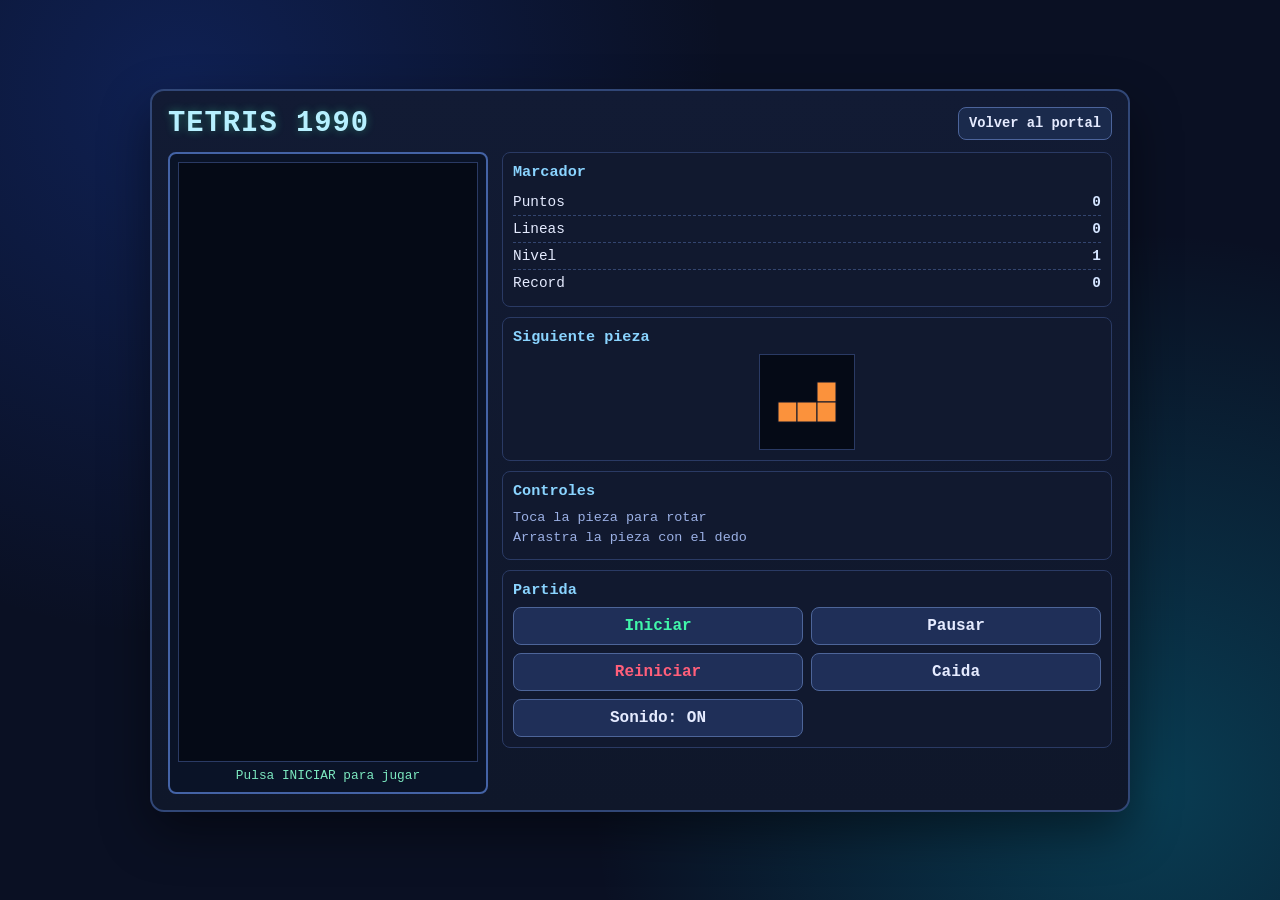
<file: otra-app/index.html>
<!DOCTYPE html>
<html lang="es">
<head>
  <meta charset="UTF-8" />
  <meta name="viewport" content="width=device-width, initial-scale=1.0" />
  <meta name="description" content="Tetris retro jugable estilo 1990" />
  <title>Tetris 1990</title>
  <style>
    :root {
      --bg: #0a1023;
      --surface: #11192f;
      --line: #2a3a64;
      --text: #e5ebff;
      --muted: #9bb0e5;
      --btn: #1f2f58;
      --btn-h: #2a4179;
      --accent: #41f7aa;
      --danger: #ff5f7a;
    }

    * { box-sizing: border-box; }

    body {
      margin: 0;
      min-height: 100vh;
      font-family: "Courier New", Courier, monospace;
      background:
        radial-gradient(circle at 14% 10%, #1d4ed844 0%, transparent 40%),
        radial-gradient(circle at 90% 88%, #06b6d444 0%, transparent 40%),
        var(--bg);
      color: var(--text);
      padding: 14px;
      display: grid;
      place-items: center;
    }

    .frame {
      width: min(980px, 100%);
      background: linear-gradient(180deg, #121b34, #0f172a);
      border: 2px solid #314777;
      border-radius: 14px;
      box-shadow: 0 20px 50px rgba(0, 0, 0, .45);
      padding: 16px;
    }

    .top {
      display: flex;
      align-items: center;
      justify-content: space-between;
      flex-wrap: wrap;
      gap: 10px;
      margin-bottom: 12px;
    }

    h1 {
      margin: 0;
      letter-spacing: 1px;
      font-size: clamp(1.25rem, 3vw, 1.8rem);
      color: #b6f0ff;
      text-shadow: 0 0 8px rgba(65, 247, 170, .35);
    }

    .portal {
      text-decoration: none;
      color: var(--text);
      border: 1px solid #4c649b;
      border-radius: 8px;
      padding: 8px 10px;
      background: #1a2a4c;
      font-size: .86rem;
      font-weight: 700;
    }

    .layout {
      display: grid;
      grid-template-columns: auto 1fr;
      gap: 14px;
    }

    .board-wrap {
      border: 2px solid #4463a6;
      border-radius: 8px;
      background: #0a1327;
      padding: 8px;
      width: fit-content;
      position: relative;
    }

    canvas#board {
      width: 300px;
      height: 600px;
      display: block;
      image-rendering: pixelated;
      background: #060d1d;
      border: 1px solid #2a3a64;
      touch-action: none;
    }

    .side {
      display: grid;
      gap: 10px;
      align-content: start;
    }

    .card {
      background: var(--surface);
      border: 1px solid var(--line);
      border-radius: 8px;
      padding: 10px;
    }

    .card h2 {
      margin: 0 0 8px;
      font-size: .95rem;
      color: #8ad4ff;
    }

    .stat {
      display: flex;
      justify-content: space-between;
      align-items: center;
      padding: 5px 0;
      font-size: .9rem;
      border-bottom: 1px dashed #33456f;
    }

    .stat:last-child { border-bottom: none; }

    .stat b { color: #d4e4ff; }

    .next {
      width: 96px;
      height: 96px;
      background: #090f21;
      border: 1px solid #2a3a64;
      image-rendering: pixelated;
      display: block;
      margin: 4px auto 0;
    }

    .buttons {
      display: grid;
      grid-template-columns: 1fr 1fr;
      gap: 8px;
    }

    button {
      font: inherit;
      border: 1px solid #4d6599;
      border-radius: 8px;
      background: var(--btn);
      color: var(--text);
      padding: 9px 8px;
      cursor: pointer;
      font-weight: 700;
    }

    button:hover { background: var(--btn-h); }

    .btn-start { color: var(--accent); }
    .btn-reset { color: var(--danger); }

    .help {
      color: var(--muted);
      font-size: .84rem;
      line-height: 1.55;
      margin: 0;
    }

    .mobile {
      display: none;
      gap: 8px;
      margin-top: 10px;
    }

    .mobile button {
      min-height: 44px;
      font-size: 1rem;
      touch-action: manipulation;
      user-select: none;
      -webkit-user-select: none;
      -webkit-tap-highlight-color: transparent;
    }

    .row {
      display: grid;
      grid-template-columns: 1fr 1fr 1fr;
      gap: 8px;
    }

    .center {
      text-align: center;
      color: #7ce8c0;
      font-size: .8rem;
      margin-top: 6px;
      min-height: 16px;
    }

    @media (max-width: 900px) {
      .layout { grid-template-columns: 1fr; }
      .board-wrap { margin: 0 auto; }
      .side { grid-template-columns: repeat(2, 1fr); }
    }

    @media (max-width: 640px) {
      canvas#board { width: 240px; height: 480px; }
      .side { grid-template-columns: 1fr; }
      .mobile { display: grid; }
    }
  </style>
</head>
<body>
  <main class="frame">
    <div class="top">
      <h1>TETRIS 1990</h1>
      <a class="portal" href="../">Volver al portal</a>
    </div>

    <section class="layout">
      <div class="board-wrap">
        <canvas id="board" width="300" height="600" aria-label="Tablero de Tetris"></canvas>
        <div class="center" id="msg">Pulsa INICIAR para jugar</div>
      </div>

      <aside class="side">
        <div class="card">
          <h2>Marcador</h2>
          <div class="stat"><span>Puntos</span><b id="score">0</b></div>
          <div class="stat"><span>Lineas</span><b id="lines">0</b></div>
          <div class="stat"><span>Nivel</span><b id="level">1</b></div>
          <div class="stat"><span>Record</span><b id="highScore">0</b></div>
        </div>

        <div class="card">
          <h2>Siguiente pieza</h2>
          <canvas id="next" class="next" width="96" height="96"></canvas>
        </div>

        <div class="card">
          <h2>Controles</h2>
          <p class="help">
            Toca la pieza para rotar<br />
            Arrastra la pieza con el dedo
          </p>
        </div>

        <div class="card">
          <h2>Partida</h2>
          <div class="buttons">
            <button class="btn-start" id="startBtn">Iniciar</button>
            <button id="pauseBtn">Pausar</button>
            <button class="btn-reset" id="resetBtn">Reiniciar</button>
            <button id="dropBtn">Caida</button>
            <button id="soundBtn">Sonido: ON</button>
          </div>
        </div>

        <div class="mobile">
          <div class="row">
            <button id="mLeft">◀</button>
            <button id="mRotate">⟳</button>
            <button id="mRight">▶</button>
          </div>
          <div class="row">
            <button id="mDown">▼</button>
            <button id="mDrop">⤓</button>
            <button id="mPause">II</button>
          </div>
        </div>
      </aside>
    </section>
  </main>

  <script>
    const COLS = 10;
    const ROWS = 20;
    const BLOCK = 30;

    const COLORS = {
      I: "#38bdf8",
      O: "#facc15",
      T: "#a78bfa",
      S: "#34d399",
      Z: "#fb7185",
      J: "#60a5fa",
      L: "#fb923c",
    };

    const SHAPES = {
      I: [[1, 1, 1, 1]],
      O: [[1, 1], [1, 1]],
      T: [[0, 1, 0], [1, 1, 1]],
      S: [[0, 1, 1], [1, 1, 0]],
      Z: [[1, 1, 0], [0, 1, 1]],
      J: [[1, 0, 0], [1, 1, 1]],
      L: [[0, 0, 1], [1, 1, 1]],
    };

    const boardCanvas = document.getElementById("board");
    const ctx = boardCanvas.getContext("2d");
    const nextCanvas = document.getElementById("next");
    const nextCtx = nextCanvas.getContext("2d");

    const scoreEl = document.getElementById("score");
    const linesEl = document.getElementById("lines");
    const levelEl = document.getElementById("level");
    const highScoreEl = document.getElementById("highScore");
    const msgEl = document.getElementById("msg");
    const soundBtn = document.getElementById("soundBtn");

    const HIGH_SCORE_KEY = "tetris1990_high_score";
    let highScore = Number(localStorage.getItem(HIGH_SCORE_KEY) || 0);
    highScoreEl.textContent = highScore;

    let soundEnabled = true;
    let audioCtx = null;
    let bgmTimer = null;
    let bgmIndex = 0;

    const BGM_BEAT_MS = 170;
    const KOROBEINIKI_MAIN = [
      "E5", "B4", "C5", "D5", "C5", "B4", "A4", "A4",
      "C5", "E5", "D5", "C5", "B4", "B4", "C5", "D5",
      "E5", "C5", "A4", "A4", null, "D5", "F5", "A5",
      "G5", "F5", "E5", "C5", "E5", "D5", "C5", "B4",
    ];

    const KOROBEINIKI_BASS = [
      "A2", "A2", "A2", "A2", "G2", "G2", "G2", "G2",
      "F2", "F2", "F2", "F2", "E2", "E2", "E2", "E2",
    ];

    const NOTE_FREQ = {
      E2: 82.41,
      F2: 87.31,
      G2: 98.0,
      A2: 110.0,
      A4: 440.0,
      B4: 493.88,
      C5: 523.25,
      D5: 587.33,
      E5: 659.25,
      F5: 698.46,
      G5: 783.99,
      A5: 880.0,
    };

    let board;
    let piece;
    let nextType;
    let score;
    let lines;
    let level;
    let dropTimer;
    let lastTime;
    let dropInterval;
    let running = false;
    let paused = false;
    let gameOver = false;

    function initBoardGestures() {
      let startX = 0;
      let startY = 0;
      let startTime = 0;
      let activeId = null;
      const TAP_MAX_MS = 240;
      const SWIPE_X_MIN = 28;
      const SWIPE_Y_MIN = 32;

      function onDown(e) {
        if (e.pointerType === "mouse") return;
        e.preventDefault();
        activeId = e.pointerId;
        startX = e.clientX;
        startY = e.clientY;
        startTime = performance.now();
      }

      function onUp(e) {
        if (activeId !== null && e.pointerId !== activeId) return;
        if (e.pointerType === "mouse") return;
        e.preventDefault();

        const dx = e.clientX - startX;
        const dy = e.clientY - startY;
        const adx = Math.abs(dx);
        const ady = Math.abs(dy);
        const elapsed = performance.now() - startTime;

        if (elapsed <= TAP_MAX_MS && adx < 12 && ady < 12) {
          rotatePiece();
          activeId = null;
          return;
        }

        if (adx > ady && adx >= SWIPE_X_MIN) {
          const steps = Math.max(1, Math.floor(adx / 30));
          for (let i = 0; i < steps; i++) {
            move(dx > 0 ? 1 : -1);
          }
        } else if (ady >= SWIPE_Y_MIN) {
          if (dy > 0) {
            if (ady > 120) {
              hardDrop();
            } else {
              const drops = Math.max(1, Math.floor(ady / 24));
              for (let i = 0; i < drops; i++) {
                softDrop();
              }
            }
          }
        }

        activeId = null;
      }

      function onCancel() {
        activeId = null;
      }

      boardCanvas.addEventListener("pointerdown", onDown, { passive: false });
      boardCanvas.addEventListener("pointerup", onUp, { passive: false });
      boardCanvas.addEventListener("pointercancel", onCancel);
      boardCanvas.addEventListener("contextmenu", (e) => e.preventDefault());
    }

    function ensureAudio() {
      if (!audioCtx) {
        const Ctx = window.AudioContext || window.webkitAudioContext;
        if (!Ctx) return null;
        audioCtx = new Ctx();
      }
      return audioCtx;
    }

    function playTone(freq, duration = 0.06, type = "square", volume = 0.04) {
      if (!soundEnabled) return;
      const ctxA = ensureAudio();
      if (!ctxA) return;
      const osc = ctxA.createOscillator();
      const gain = ctxA.createGain();
      osc.type = type;
      osc.frequency.value = freq;
      gain.gain.value = volume;
      osc.connect(gain);
      gain.connect(ctxA.destination);
      osc.start();
      gain.gain.exponentialRampToValueAtTime(0.0001, ctxA.currentTime + duration);
      osc.stop(ctxA.currentTime + duration);
    }

    function playLineClearSound(linesCleared) {
      const notes = [440, 554, 659, 880];
      const idx = Math.min(3, Math.max(0, linesCleared - 1));
      playTone(notes[idx], 0.09, "square", 0.05);
    }

    function playNote(note, duration = 0.14, type = "square", volume = 0.03) {
      if (!note || !NOTE_FREQ[note]) return;
      playTone(NOTE_FREQ[note], duration, type, volume);
    }

    function stopBgm() {
      if (bgmTimer) {
        clearTimeout(bgmTimer);
        bgmTimer = null;
      }
    }

    function scheduleBgmLoop() {
      if (!soundEnabled || !running || paused || gameOver) {
        stopBgm();
        return;
      }

      const melody = KOROBEINIKI_MAIN[bgmIndex % KOROBEINIKI_MAIN.length];
      const bass = KOROBEINIKI_BASS[bgmIndex % KOROBEINIKI_BASS.length];

      playNote(melody, 0.12, "square", 0.022);
      playNote(bass, 0.16, "triangle", 0.016);

      bgmIndex = (bgmIndex + 1) % 64;
      bgmTimer = setTimeout(scheduleBgmLoop, BGM_BEAT_MS);
    }

    function startBgm() {
      stopBgm();
      bgmIndex = 0;
      scheduleBgmLoop();
    }

    function updateHighScore() {
      if (score > highScore) {
        highScore = score;
        localStorage.setItem(HIGH_SCORE_KEY, String(highScore));
      }
      highScoreEl.textContent = highScore;
    }

    function makeBoard() {
      return Array.from({ length: ROWS }, () => Array(COLS).fill(0));
    }

    function randomType() {
      const keys = Object.keys(SHAPES);
      return keys[Math.floor(Math.random() * keys.length)];
    }

    function createPiece(type) {
      const shape = SHAPES[type].map(row => [...row]);
      return {
        type,
        shape,
        x: Math.floor(COLS / 2) - Math.ceil(shape[0].length / 2),
        y: -1,
      };
    }

    function rotate(shape) {
      const rows = shape.length;
      const cols = shape[0].length;
      const out = Array.from({ length: cols }, () => Array(rows).fill(0));
      for (let y = 0; y < rows; y++) {
        for (let x = 0; x < cols; x++) {
          out[x][rows - y - 1] = shape[y][x];
        }
      }
      return out;
    }

    function collides(px, py, shape) {
      for (let y = 0; y < shape.length; y++) {
        for (let x = 0; x < shape[y].length; x++) {
          if (!shape[y][x]) continue;
          const nx = px + x;
          const ny = py + y;
          if (nx < 0 || nx >= COLS || ny >= ROWS) return true;
          if (ny >= 0 && board[ny][nx]) return true;
        }
      }
      return false;
    }

    function mergePiece() {
      for (let y = 0; y < piece.shape.length; y++) {
        for (let x = 0; x < piece.shape[y].length; x++) {
          if (!piece.shape[y][x]) continue;
          const by = piece.y + y;
          const bx = piece.x + x;
          if (by >= 0) {
            board[by][bx] = piece.type;
          }
        }
      }
    }

    function clearLines() {
      let cleared = 0;
      for (let y = ROWS - 1; y >= 0; y--) {
        if (board[y].every(cell => cell !== 0)) {
          board.splice(y, 1);
          board.unshift(Array(COLS).fill(0));
          cleared++;
          y++;
        }
      }

      if (cleared > 0) {
        const points = [0, 100, 300, 500, 800][cleared] || 0;
        score += points * level;
        lines += cleared;
        level = Math.floor(lines / 10) + 1;
        dropInterval = Math.max(90, 700 - (level - 1) * 60);
        playLineClearSound(cleared);
      }
    }

    function spawnPiece() {
      piece = createPiece(nextType || randomType());
      nextType = randomType();
      drawNext();
      if (collides(piece.x, piece.y, piece.shape)) {
        running = false;
        gameOver = true;
        msgEl.textContent = "GAME OVER - Pulsa Reiniciar";
        stopBgm();
        playTone(160, 0.22, "sawtooth", 0.06);
        updateHighScore();
      }
    }

    function hardDrop() {
      while (!collides(piece.x, piece.y + 1, piece.shape)) {
        piece.y++;
        score += 2;
      }
      playTone(520, 0.05, "square", 0.045);
      lockStep();
    }

    function lockStep() {
      mergePiece();
      clearLines();
      updateStats();
      spawnPiece();
    }

    function move(dx) {
      if (!running || paused || gameOver) return;
      if (!collides(piece.x + dx, piece.y, piece.shape)) {
        piece.x += dx;
        playTone(280, 0.03, "square", 0.025);
      }
    }

    function softDrop() {
      if (!running || paused || gameOver) return;
      if (!collides(piece.x, piece.y + 1, piece.shape)) {
        piece.y++;
        score += 1;
      } else {
        lockStep();
      }
      updateStats();
    }

    function rotatePiece() {
      if (!running || paused || gameOver) return;
      const rotated = rotate(piece.shape);
      if (!collides(piece.x, piece.y, rotated)) {
        piece.shape = rotated;
        playTone(360, 0.04, "square", 0.03);
        return;
      }
      if (!collides(piece.x - 1, piece.y, rotated)) {
        piece.x -= 1;
        piece.shape = rotated;
        playTone(360, 0.04, "square", 0.03);
        return;
      }
      if (!collides(piece.x + 1, piece.y, rotated)) {
        piece.x += 1;
        piece.shape = rotated;
        playTone(360, 0.04, "square", 0.03);
      }
    }

    function drawCell(target, x, y, color, size) {
      target.fillStyle = color;
      target.fillRect(x * size, y * size, size, size);
      target.strokeStyle = "#0b1328";
      target.lineWidth = 2;
      target.strokeRect(x * size, y * size, size, size);
      target.fillStyle = "rgba(255,255,255,.18)";
      target.fillRect(x * size + 3, y * size + 3, size - 6, 6);
    }

    function drawBoard() {
      ctx.fillStyle = "#050a16";
      ctx.fillRect(0, 0, boardCanvas.width, boardCanvas.height);

      for (let y = 0; y < ROWS; y++) {
        for (let x = 0; x < COLS; x++) {
          const cell = board[y][x];
          if (cell) {
            drawCell(ctx, x, y, COLORS[cell], BLOCK);
          }
        }
      }

      if (piece) {
        for (let y = 0; y < piece.shape.length; y++) {
          for (let x = 0; x < piece.shape[y].length; x++) {
            if (!piece.shape[y][x]) continue;
            const gx = piece.x + x;
            const gy = piece.y + y;
            if (gy >= 0) {
              drawCell(ctx, gx, gy, COLORS[piece.type], BLOCK);
            }
          }
        }
      }
    }

    function drawNext() {
      nextCtx.fillStyle = "#050a16";
      nextCtx.fillRect(0, 0, nextCanvas.width, nextCanvas.height);
      const shape = SHAPES[nextType];
      const unit = 20;
      const startX = Math.floor((nextCanvas.width - shape[0].length * unit) / 2);
      const startY = Math.floor((nextCanvas.height - shape.length * unit) / 2);
      for (let y = 0; y < shape.length; y++) {
        for (let x = 0; x < shape[y].length; x++) {
          if (!shape[y][x]) continue;
          nextCtx.fillStyle = COLORS[nextType];
          nextCtx.fillRect(startX + x * unit, startY + y * unit, unit, unit);
          nextCtx.strokeStyle = "#0b1328";
          nextCtx.strokeRect(startX + x * unit, startY + y * unit, unit, unit);
        }
      }
    }

    function updateStats() {
      scoreEl.textContent = score;
      linesEl.textContent = lines;
      levelEl.textContent = level;
      updateHighScore();
    }

    function tick(time = 0) {
      if (!running || paused || gameOver) {
        drawBoard();
        return;
      }

      if (!lastTime) lastTime = time;
      const delta = time - lastTime;
      lastTime = time;
      dropTimer += delta;

      if (dropTimer >= dropInterval) {
        softDrop();
        dropTimer = 0;
      }

      drawBoard();
      requestAnimationFrame(tick);
    }

    function startGame() {
      if (running && !gameOver) return;
      board = makeBoard();
      score = 0;
      lines = 0;
      level = 1;
      dropInterval = 700;
      dropTimer = 0;
      lastTime = 0;
      gameOver = false;
      paused = false;
      nextType = randomType();
      spawnPiece();
      updateStats();
      running = true;
      msgEl.textContent = "Jugando";
      playTone(620, 0.09, "square", 0.05);
      startBgm();
      requestAnimationFrame(tick);
    }

    function togglePause() {
      if (!running || gameOver) return;
      paused = !paused;
      msgEl.textContent = paused ? "PAUSA" : "Jugando";
      playTone(paused ? 220 : 420, 0.06, "square", 0.04);
      if (!paused) {
        startBgm();
        lastTime = 0;
        requestAnimationFrame(tick);
      } else {
        stopBgm();
      }
    }

    function resetGame() {
      running = false;
      paused = false;
      gameOver = false;
      stopBgm();
      board = makeBoard();
      piece = null;
      nextType = randomType();
      score = 0;
      lines = 0;
      level = 1;
      dropInterval = 700;
      updateStats();
      drawNext();
      drawBoard();
      msgEl.textContent = "Pulsa INICIAR para jugar";
    }

    document.addEventListener("keydown", (e) => {
      if (["ArrowLeft", "ArrowRight", "ArrowUp", "ArrowDown", " "].includes(e.key)) {
        e.preventDefault();
      }
      if (e.key === "ArrowLeft") move(-1);
      if (e.key === "ArrowRight") move(1);
      if (e.key === "ArrowUp") rotatePiece();
      if (e.key === "ArrowDown") softDrop();
      if (e.key === " ") {
        if (running && !paused && !gameOver) hardDrop();
      }
      if (e.key.toLowerCase() === "p") togglePause();
    });

    document.getElementById("startBtn").addEventListener("click", startGame);
    document.getElementById("pauseBtn").addEventListener("click", togglePause);
    document.getElementById("resetBtn").addEventListener("click", resetGame);
    document.getElementById("dropBtn").addEventListener("click", () => {
      if (running && !paused && !gameOver) hardDrop();
    });

    function bindHoldControl(buttonId, action, repeatMs = 0) {
      const btn = document.getElementById(buttonId);
      if (!btn) return;

      let timer = null;
      const clear = () => {
        if (timer) {
          clearInterval(timer);
          timer = null;
        }
      };

      const start = (e) => {
        e.preventDefault();
        action();
        if (repeatMs > 0) {
          timer = setInterval(action, repeatMs);
        }
      };

      btn.addEventListener("pointerdown", start);
      btn.addEventListener("pointerup", clear);
      btn.addEventListener("pointercancel", clear);
      btn.addEventListener("pointerleave", clear);
      btn.addEventListener("contextmenu", (e) => e.preventDefault());

      // Fallback para navegadores sin Pointer Events.
      btn.addEventListener("touchstart", start, { passive: false });
      btn.addEventListener("touchend", clear);
      btn.addEventListener("touchcancel", clear);
    }

    bindHoldControl("mLeft", () => move(-1), 90);
    bindHoldControl("mRight", () => move(1), 90);
    bindHoldControl("mRotate", rotatePiece);
    bindHoldControl("mDown", softDrop, 70);
    bindHoldControl("mDrop", () => {
      if (running && !paused && !gameOver) hardDrop();
    });
    bindHoldControl("mPause", togglePause);

    soundBtn.addEventListener("click", () => {
      soundEnabled = !soundEnabled;
      soundBtn.textContent = `Sonido: ${soundEnabled ? "ON" : "OFF"}`;
      if (soundEnabled) {
        playTone(700, 0.05, "square", 0.045);
        if (running && !paused && !gameOver) {
          startBgm();
        }
      } else {
        stopBgm();
      }
    });

    initBoardGestures();
    resetGame();
  </script>
</body>
</html>
</file>
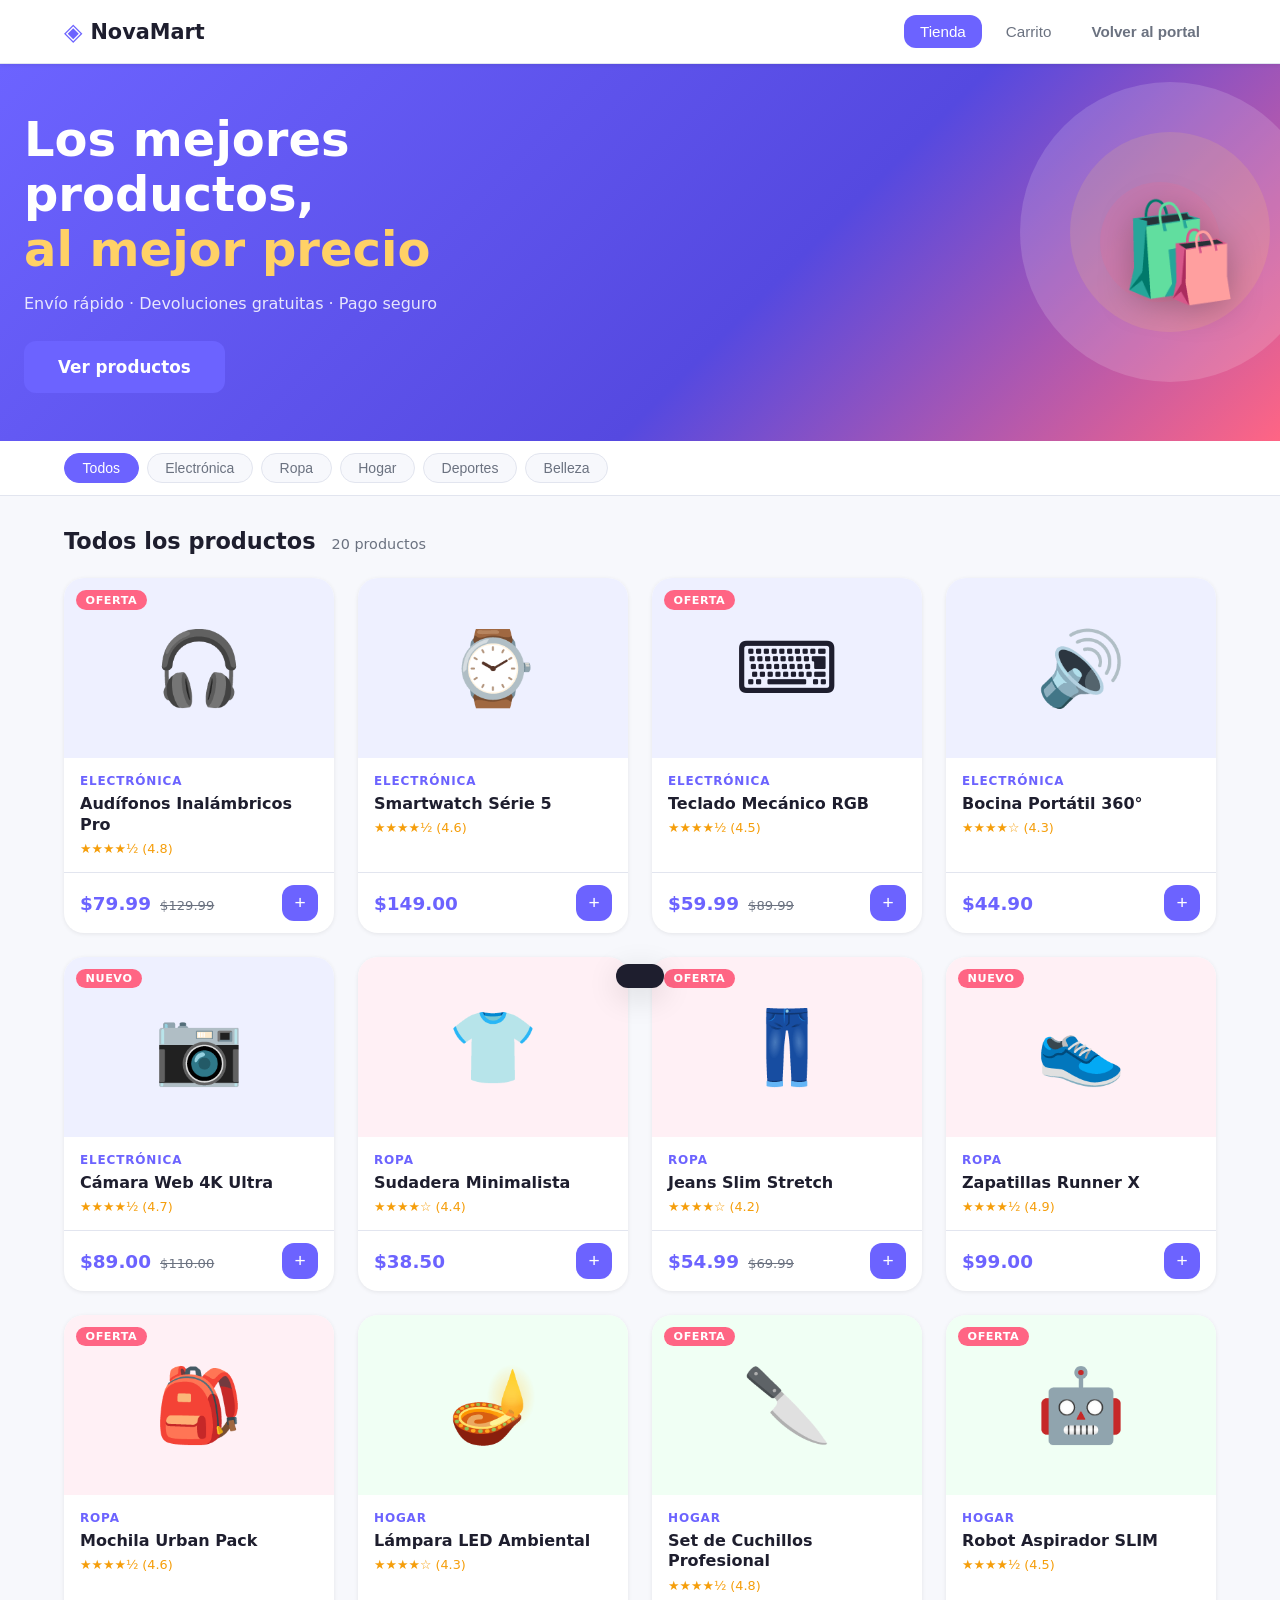
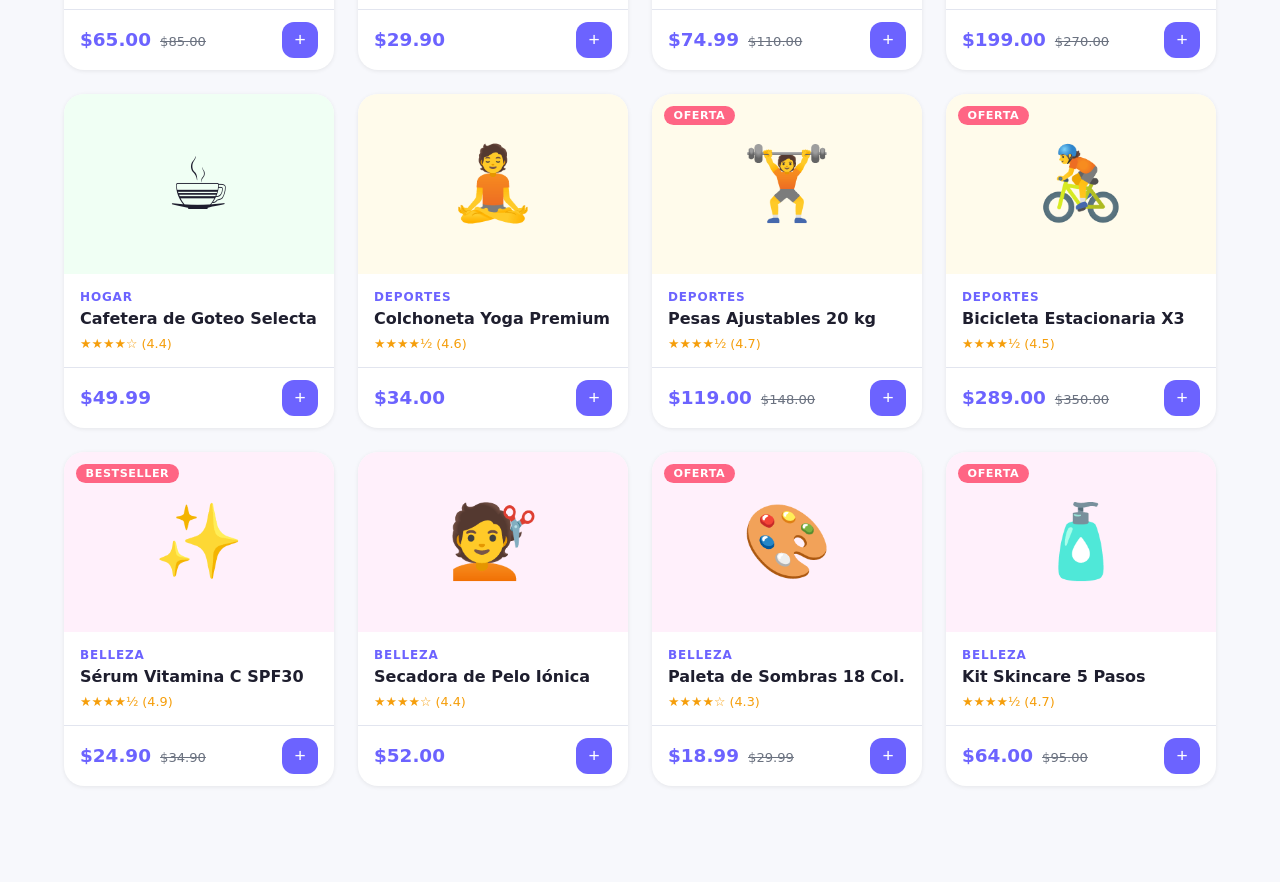
<file: tienda/index.html>
<!DOCTYPE html>
<html lang="es">
<head>
  <meta charset="UTF-8" />
  <meta name="viewport" content="width=device-width, initial-scale=1.0" />
  <meta name="theme-color" content="#6c63ff" />
  <meta name="description" content="NovaMart - Tu tienda virtual favorita con los mejores productos" />
  <title>NovaMart · Tienda Virtual</title>

  <!-- PWA -->
  <link rel="manifest" href="manifest.json" />
  <link rel="apple-touch-icon" href="icons/icon-192.svg" />

  <!-- Estilos -->
  <link rel="stylesheet" href="css/styles.css" />
</head>
<body>

  <!-- ===== HEADER ===== -->
  <header class="header" id="header">
    <div class="header__inner">
      <a href="" class="header__logo" id="logoBtn">
        <span class="logo-icon">◈</span>
        <span class="logo-text">NovaMart</span>
      </a>

      <nav class="header__nav">
        <button class="nav-btn active" data-view="store">Tienda</button>
        <button class="nav-btn" data-view="cart">
          Carrito
          <span class="cart-badge" id="cartBadge" aria-label="artículos en carrito">0</span>
        </button>
        <button class="nav-btn nav-btn--portal" type="button" onclick="window.location.href='../'">Volver al portal</button>
      </nav>
    </div>
  </header>

  <!-- ===== MAIN ===== -->
  <main id="app">

    <!-- ====== VISTA: TIENDA ====== -->
    <section id="viewStore" class="view active">

      <!-- Hero -->
      <div class="hero">
        <div class="hero__content">
          <h1 class="hero__title">Los mejores productos,<br/><span>al mejor precio</span></h1>
          <p class="hero__subtitle">Envío rápido · Devoluciones gratuitas · Pago seguro</p>
          <a href="#products" class="btn btn--primary btn--lg">Ver productos</a>
        </div>
        <div class="hero__visual" aria-hidden="true">
          <div class="hero__circle hero__circle--1"></div>
          <div class="hero__circle hero__circle--2"></div>
          <div class="hero__circle hero__circle--3"></div>
          <div class="hero__icon">🛍️</div>
        </div>
      </div>

      <!-- Filtros de categorías -->
      <div class="categories" id="categories">
        <div class="categories__inner">
          <button class="category-btn active" data-cat="all">Todos</button>
          <button class="category-btn" data-cat="electronics">Electrónica</button>
          <button class="category-btn" data-cat="clothing">Ropa</button>
          <button class="category-btn" data-cat="home">Hogar</button>
          <button class="category-btn" data-cat="sports">Deportes</button>
          <button class="category-btn" data-cat="beauty">Belleza</button>
        </div>
      </div>

      <!-- Grid de productos -->
      <div class="products-section" id="products">
        <div class="products-header">
          <h2 id="productsTitle">Todos los productos</h2>
          <span class="products-count" id="productsCount"></span>
        </div>
        <div class="products-grid" id="productsGrid"></div>
      </div>

    </section>

    <!-- ====== VISTA: CARRITO ====== -->
    <section id="viewCart" class="view">

      <div class="cart-container">
        <h2 class="section-title">Tu carrito</h2>

        <!-- Lista de ítems -->
        <div id="cartItems" class="cart-items"></div>

        <!-- Estado vacío -->
        <div id="cartEmpty" class="cart-empty hidden">
          <div class="cart-empty__icon" aria-hidden="true">🛒</div>
          <p class="cart-empty__text">Tu carrito está vacío</p>
          <button class="btn btn--primary" data-view="store" onclick="App.showView('store')">Ir a la tienda</button>
        </div>

        <!-- Resumen -->
        <div id="cartSummary" class="cart-summary hidden">
          <div class="cart-summary__row">
            <span>Subtotal</span>
            <span id="summarySubtotal">$0.00</span>
          </div>
          <div class="cart-summary__row">
            <span>Envío</span>
            <span id="summaryShipping">Gratis</span>
          </div>
          <div class="cart-summary__row cart-summary__row--total">
            <span>Total</span>
            <span id="summaryTotal">$0.00</span>
          </div>
          <button class="btn btn--primary btn--full" id="checkoutBtn">
            Proceder al pago →
          </button>
        </div>
      </div>

    </section>

    <!-- ====== VISTA: CHECKOUT ====== -->
    <section id="viewCheckout" class="view">

      <div class="checkout-container">
        <!-- Stepper -->
        <div class="stepper" id="stepper">
          <div class="step active" data-step="1">
            <div class="step__circle">1</div>
            <span class="step__label">Envío</span>
          </div>
          <div class="step__line"></div>
          <div class="step" data-step="2">
            <div class="step__circle">2</div>
            <span class="step__label">Pago</span>
          </div>
          <div class="step__line"></div>
          <div class="step" data-step="3">
            <div class="step__circle">3</div>
            <span class="step__label">Confirmar</span>
          </div>
        </div>

        <!-- Paso 1: Datos de envío -->
        <div class="checkout-step" id="step1">
          <h2 class="section-title">Datos de envío</h2>
          <form id="shippingForm" class="checkout-form" novalidate>
            <div class="form-row">
              <div class="form-group">
                <label for="firstName">Nombre *</label>
                <input type="text" id="firstName" name="firstName" placeholder="Ana" autocomplete="given-name" required />
                <span class="field-error" id="firstNameError"></span>
              </div>
              <div class="form-group">
                <label for="lastName">Apellido *</label>
                <input type="text" id="lastName" name="lastName" placeholder="García" autocomplete="family-name" required />
                <span class="field-error" id="lastNameError"></span>
              </div>
            </div>
            <div class="form-group">
              <label for="email">Correo electrónico *</label>
              <input type="email" id="email" name="email" placeholder="ana@ejemplo.com" autocomplete="email" required />
              <span class="field-error" id="emailError"></span>
            </div>
            <div class="form-group">
              <label for="phone">Teléfono *</label>
              <input type="tel" id="phone" name="phone" placeholder="+52 55 1234 5678" autocomplete="tel" required />
              <span class="field-error" id="phoneError"></span>
            </div>
            <div class="form-group">
              <label for="address">Dirección *</label>
              <input type="text" id="address" name="address" placeholder="Calle, número, colonia" autocomplete="street-address" required />
              <span class="field-error" id="addressError"></span>
            </div>
            <div class="form-row">
              <div class="form-group">
                <label for="city">Ciudad *</label>
                <input type="text" id="city" name="city" placeholder="Ciudad de México" autocomplete="address-level2" required />
                <span class="field-error" id="cityError"></span>
              </div>
              <div class="form-group">
                <label for="zip">Código Postal *</label>
                <input type="text" id="zip" name="zip" placeholder="06600" autocomplete="postal-code" required />
                <span class="field-error" id="zipError"></span>
              </div>
            </div>
            <div class="form-actions">
              <button type="button" class="btn btn--outline" onclick="App.showView('cart')">← Volver</button>
              <button type="submit" class="btn btn--primary">Continuar →</button>
            </div>
          </form>
        </div>

        <!-- Paso 2: Datos de pago (simulado) -->
        <div class="checkout-step hidden" id="step2">
          <h2 class="section-title">Método de pago <span class="badge-sim">SIMULADO</span></h2>
          <div class="payment-methods">
            <label class="payment-option active" id="optCard">
              <input type="radio" name="payMethod" value="card" checked />
              <span class="pm-icon">💳</span>
              <span>Tarjeta de crédito/débito</span>
            </label>
            <label class="payment-option" id="optPaypal">
              <input type="radio" name="payMethod" value="paypal" />
              <span class="pm-icon">🅿️</span>
              <span>PayPal</span>
            </label>
            <label class="payment-option" id="optCash">
              <input type="radio" name="payMethod" value="cash" />
              <span class="pm-icon">💵</span>
              <span>Pago en efectivo (OXXO)</span>
            </label>
          </div>

          <!-- Formulario tarjeta (simulado) -->
          <div id="cardForm" class="card-form">
            <div class="form-group">
              <label for="cardHolder">Nombre en la tarjeta *</label>
              <input type="text" id="cardHolder" placeholder="ANA GARCÍA" autocomplete="cc-name" />
              <span class="field-error" id="cardHolderError"></span>
            </div>
            <div class="form-group">
              <label for="cardNumber">Número de tarjeta *</label>
              <div class="card-input-wrap">
                <input type="text" id="cardNumber" placeholder="1234 5678 9012 3456" maxlength="19" autocomplete="cc-number" />
                <span class="card-type-icon" id="cardTypeIcon">💳</span>
              </div>
              <span class="field-error" id="cardNumberError"></span>
            </div>
            <div class="form-row">
              <div class="form-group">
                <label for="cardExpiry">Vencimiento *</label>
                <input type="text" id="cardExpiry" placeholder="MM/AA" maxlength="5" autocomplete="cc-exp" />
                <span class="field-error" id="cardExpiryError"></span>
              </div>
              <div class="form-group">
                <label for="cardCvv">CVV *</label>
                <input type="text" id="cardCvv" placeholder="123" maxlength="4" autocomplete="off" />
                <span class="field-error" id="cardCvvError"></span>
              </div>
            </div>
            <div class="sim-notice">
              🔒 Entorno simulado — No ingreses datos reales de tarjeta
            </div>
          </div>

          <!-- PayPal simulado -->
          <div id="paypalForm" class="paypal-form hidden">
            <div class="paypal-mock">
              <div class="paypal-logo">PayPal</div>
              <p>Serás redirigido a PayPal para completar el pago.</p>
              <p class="sim-notice">🔒 Entorno simulado</p>
            </div>
          </div>

          <!-- OXXO simulado -->
          <div id="cashForm" class="cash-form hidden">
            <div class="oxxo-mock">
              <p>Recibirás una referencia de pago por correo electrónico.</p>
              <div class="oxxo-ref">Ref: <strong id="oxxoRef">NOVA-XXXX-XXXX</strong></div>
              <p class="sim-notice">🔒 Entorno simulado</p>
            </div>
          </div>

          <div class="form-actions">
            <button type="button" class="btn btn--outline" id="backToStep1">← Volver</button>
            <button type="button" class="btn btn--primary" id="payBtn">Pagar ahora →</button>
          </div>
        </div>

        <!-- Paso 3: Confirmación -->
        <div class="checkout-step hidden" id="step3">
          <div class="order-summary">
            <h2 class="section-title">Resumen del pedido</h2>
            <div id="orderItems" class="order-items"></div>
            <div class="order-totals">
              <div class="order-totals__row">
                <span>Subtotal</span><span id="orderSubtotal"></span>
              </div>
              <div class="order-totals__row">
                <span>Envío</span><span>Gratis</span>
              </div>
              <div class="order-totals__row order-totals__row--bold">
                <span>Total</span><span id="orderTotal"></span>
              </div>
            </div>
            <div class="shipping-summary" id="shippingSummary"></div>
          </div>
          <div class="form-actions">
            <button type="button" class="btn btn--outline" id="backToStep2">← Volver</button>
            <button type="button" class="btn btn--primary btn--full" id="confirmBtn">
              ✓ Confirmar pedido
            </button>
          </div>
        </div>

      </div><!-- /checkout-container -->
    </section>

    <!-- ====== VISTA: ÉXITO ====== -->
    <section id="viewSuccess" class="view">
      <div class="success-container">
        <div class="success-icon" aria-hidden="true">✅</div>
        <h2 class="success-title">¡Pedido confirmado!</h2>
        <p class="success-msg">Gracias por tu compra. Recibirás un correo de confirmación en breve.</p>
        <div class="success-order-id">
          Pedido #<strong id="successOrderId"></strong>
        </div>
        <div class="success-eta">
          <span>📦</span> Entrega estimada: <strong id="successEta"></strong>
        </div>
        <button class="btn btn--primary btn--lg" onclick="App.goHome()">
          Seguir comprando
        </button>
      </div>
    </section>

  </main>

  <!-- ===== TOAST ===== -->
  <div id="toast" class="toast" role="alert" aria-live="polite"></div>

  <!-- ===== MODAL PRODUCTO ===== -->
  <div id="productModal" class="modal hidden" role="dialog" aria-modal="true" aria-labelledby="modalTitle">
    <div class="modal__backdrop" id="modalBackdrop"></div>
    <div class="modal__content">
      <button class="modal__close" id="modalClose" aria-label="Cerrar">✕</button>
      <div class="modal__img-wrap">
        <div class="modal__img" id="modalImg" aria-hidden="true"></div>
      </div>
      <div class="modal__info">
        <span class="modal__category" id="modalCategory"></span>
        <h2 class="modal__title" id="modalTitle"></h2>
        <div class="modal__stars" id="modalStars" aria-label="calificación"></div>
        <p class="modal__description" id="modalDescription"></p>
        <div class="modal__price" id="modalPrice"></div>
        <div class="modal__qty">
          <button class="qty-btn" id="modalQtyMinus" aria-label="Reducir cantidad">−</button>
          <span class="qty-value" id="modalQty">1</span>
          <button class="qty-btn" id="modalQtyPlus" aria-label="Aumentar cantidad">+</button>
        </div>
        <button class="btn btn--primary btn--full" id="modalAddBtn">Agregar al carrito</button>
      </div>
    </div>
  </div>

  <!-- Scripts -->
  <script src="js/products.js"></script>
  <script src="js/cart.js"></script>
  <script src="js/checkout.js"></script>
  <script src="js/app.js"></script>
</body>
</html>
</file>
<file: inventario/css/styles.css>
:root {
  --c-bg-a: #f6fbf8;
  --c-bg-b: #eff8ff;
  --c-panel: #ffffff;
  --c-text: #0f1c24;
  --c-muted: #52606d;
  --c-brand: #0a7b83;
  --c-brand-2: #0f9d77;
  --c-accent: #ff9f1c;
  --c-danger: #cf2e2e;
  --c-border: #d7e3e4;
  --shadow-soft: 0 12px 30px rgba(8, 32, 39, 0.08);
  --shadow-panel: 0 20px 60px rgba(10, 61, 80, 0.14);
}

* {
  box-sizing: border-box;
}

html,
body {
  margin: 0;
  min-height: 100%;
}

body {
  font-family: "Space Grotesk", "Segoe UI", sans-serif;
  color: var(--c-text);
  background:
    radial-gradient(circle at 8% 18%, rgba(15, 157, 119, 0.14), transparent 30%),
    radial-gradient(circle at 90% 12%, rgba(10, 123, 131, 0.18), transparent 32%),
    linear-gradient(135deg, var(--c-bg-a), var(--c-bg-b));
  padding: 1rem;
}

.noise {
  position: fixed;
  inset: 0;
  pointer-events: none;
  background-image: radial-gradient(rgba(10, 123, 131, 0.05) 0.8px, transparent 0.8px);
  background-size: 9px 9px;
  z-index: -1;
}

.topbar {
  width: min(1100px, 100%);
  margin: 0 auto 1rem;
  display: flex;
  align-items: center;
  justify-content: space-between;
  gap: 1rem;
  animation: rise 0.5s ease;
}

.eyebrow {
  margin: 0;
  text-transform: uppercase;
  letter-spacing: 0.08em;
  font-weight: 700;
  font-size: 0.72rem;
  color: var(--c-brand);
}

h1 {
  margin: 0.25rem 0 0;
  font-size: clamp(1.4rem, 4vw, 2.2rem);
}

.layout {
  width: min(1100px, 100%);
  margin: 0 auto;
  display: grid;
  grid-template-columns: minmax(280px, 420px) 1fr;
  gap: 1rem;
}

.card {
  background: var(--c-panel);
  border: 1px solid rgba(255, 255, 255, 0.8);
  border-radius: 20px;
  box-shadow: var(--shadow-panel);
  padding: 1rem;
  animation: rise 0.55s ease;
}

.card h2,
.card h3 {
  margin-top: 0;
}

.hint {
  margin: 0.35rem 0 1rem;
  color: var(--c-muted);
  font-size: 0.92rem;
}

.field {
  display: grid;
  gap: 0.35rem;
  margin-bottom: 0.85rem;
}

.field > span,
.field label > span {
  font-size: 0.86rem;
  color: var(--c-muted);
  font-weight: 600;
}

input,
select,
button {
  font: inherit;
}

input,
select {
  width: 100%;
  border: 1px solid var(--c-border);
  background: #fbfdff;
  border-radius: 12px;
  padding: 0.66rem 0.72rem;
  color: var(--c-text);
  transition: border-color 0.2s ease, box-shadow 0.2s ease;
}

input:focus,
select:focus {
  outline: none;
  border-color: var(--c-brand);
  box-shadow: 0 0 0 3px rgba(10, 123, 131, 0.16);
}

.barcode-row {
  display: grid;
  grid-template-columns: 1fr auto;
  gap: 0.5rem;
}

.split {
  display: grid;
  grid-template-columns: repeat(2, minmax(0, 1fr));
  gap: 0.65rem;
}

.primary-btn,
.scan-btn,
.ghost-btn,
.danger-btn {
  border-radius: 12px;
  border: 1px solid transparent;
  padding: 0.66rem 0.82rem;
  font-weight: 700;
  cursor: pointer;
  transition: transform 0.15s ease, box-shadow 0.2s ease, background 0.2s ease;
}

.primary-btn:hover,
.scan-btn:hover,
.ghost-btn:hover,
.danger-btn:hover {
  transform: translateY(-1px);
}

.primary-btn {
  width: 100%;
  background: linear-gradient(90deg, var(--c-brand), var(--c-brand-2));
  color: #ffffff;
  box-shadow: 0 8px 18px rgba(10, 123, 131, 0.25);
}

.scan-btn {
  background: #eaf7f3;
  color: #0e5f67;
  border-color: #c4e8de;
}

.ghost-btn {
  background: #f5faf9;
  border-color: #cde6e3;
  color: #0b575f;
}

.ghost-btn.small {
  padding: 0.45rem 0.68rem;
  font-size: 0.87rem;
}

.danger-btn {
  background: #fff4f4;
  border-color: #ffcaca;
  color: var(--c-danger);
}

.dashboard-head {
  display: flex;
  justify-content: space-between;
  align-items: flex-start;
  gap: 0.65rem;
}

.summary-grid {
  display: grid;
  grid-template-columns: repeat(auto-fit, minmax(150px, 1fr));
  gap: 0.65rem;
  margin: 1rem 0;
}

.summary-item {
  border: 1px solid #dceceb;
  border-radius: 14px;
  background: linear-gradient(180deg, #ffffff, #f5fbfa);
  padding: 0.66rem;
  box-shadow: var(--shadow-soft);
}

.summary-item__type {
  margin: 0;
  color: #0d5961;
  font-weight: 700;
  font-size: 0.94rem;
}

.summary-item__qty {
  margin: 0.2rem 0 0;
  font-size: 1.25rem;
  font-weight: 700;
}

.records-head {
  display: flex;
  justify-content: space-between;
  align-items: center;
  gap: 0.5rem;
}

.records-tools {
  display: grid;
  grid-template-columns: 1fr auto;
  gap: 0.55rem;
  margin-top: 0.7rem;
}

.records-tools input[type="search"] {
  border: 1px solid #cfe1e4;
  background: #f9feff;
}

.counter {
  font-size: 0.83rem;
  color: var(--c-muted);
}

.records-list {
  margin-top: 0.75rem;
  display: grid;
  gap: 0.65rem;
  max-height: 60vh;
  overflow: auto;
  padding-right: 0.2rem;
}

.record-item {
  border: 1px solid #deeaef;
  border-radius: 14px;
  padding: 0.66rem;
  background: #fcfeff;
}

.record-title {
  margin: 0;
  font-size: 1rem;
}

.record-meta {
  margin: 0.35rem 0 0;
  color: var(--c-muted);
  font-size: 0.87rem;
}

.record-pill {
  display: inline-flex;
  margin-top: 0.5rem;
  background: #e8f7f3;
  border: 1px solid #ccece4;
  color: #0f6b5f;
  border-radius: 999px;
  padding: 0.15rem 0.6rem;
  font-weight: 700;
  font-size: 0.76rem;
}

.empty {
  border: 1px dashed #bdd2d6;
  border-radius: 14px;
  padding: 1rem;
  text-align: center;
  color: var(--c-muted);
  background: #f9fdff;
}

.scanner-modal {
  position: fixed;
  inset: 0;
  display: none;
  align-items: center;
  justify-content: center;
  background: rgba(4, 20, 25, 0.64);
  padding: 0.8rem;
  backdrop-filter: blur(2px);
}

.scanner-modal.open {
  display: flex;
}

.scanner-card {
  width: min(620px, 100%);
  border-radius: 16px;
  background: #0e2932;
  color: #e8f6f8;
  padding: 0.95rem;
  box-shadow: 0 25px 45px rgba(0, 0, 0, 0.35);
}

.scanner-top {
  display: flex;
  justify-content: space-between;
  align-items: center;
  gap: 0.5rem;
}

.scanner-status,
.scanner-help {
  margin: 0.45rem 0;
  color: #cde7ea;
  font-size: 0.9rem;
}

.video-wrap {
  position: relative;
  margin-top: 0.5rem;
  border-radius: 12px;
  overflow: hidden;
  border: 1px solid rgba(255, 255, 255, 0.18);
  background: #07181f;
  min-height: 220px;
}

#scannerVideo {
  width: 100%;
  display: block;
  max-height: 420px;
  object-fit: cover;
}

.scan-frame {
  position: absolute;
  inset: 15% 12%;
  border: 2px solid rgba(255, 159, 28, 0.95);
  border-radius: 14px;
  box-shadow: 0 0 0 9999px rgba(0, 0, 0, 0.2);
  pointer-events: none;
}

.hidden {
  display: none;
}

@keyframes rise {
  from {
    opacity: 0;
    transform: translateY(10px);
  }
  to {
    opacity: 1;
    transform: translateY(0);
  }
}

@media (max-width: 960px) {
  .layout {
    grid-template-columns: 1fr;
  }

  .records-list {
    max-height: none;
  }
}

@media (max-width: 600px) {
  body {
    padding: 0.7rem;
  }

  .topbar {
    align-items: flex-start;
    flex-direction: column;
  }

  .split,
  .barcode-row {
    grid-template-columns: 1fr;
  }

  .records-tools {
    grid-template-columns: 1fr;
  }

  .card {
    border-radius: 16px;
  }
}
</file>
<file: tienda/css/styles.css>
/* ============================================================
   NovaMart PWA — CSS Principal
   ============================================================ */

/* ---------- Reset & Variables ---------- */
*, *::before, *::after { box-sizing: border-box; margin: 0; padding: 0; }

:root {
  --c-primary:   #6c63ff;
  --c-primary-d: #5549e0;
  --c-accent:    #ff6584;
  --c-bg:        #f7f8fc;
  --c-surface:   #ffffff;
  --c-border:    #e2e5ef;
  --c-text:      #1e1e2e;
  --c-muted:     #6b7280;
  --c-success:   #22c55e;
  --c-error:     #ef4444;
  --c-warning:   #f59e0b;

  --radius-sm:   6px;
  --radius-md:   12px;
  --radius-lg:   20px;
  --radius-xl:   32px;

  --shadow-sm:   0 1px 4px rgba(0,0,0,.08);
  --shadow-md:   0 4px 16px rgba(0,0,0,.10);
  --shadow-lg:   0 8px 32px rgba(0,0,0,.14);

  --header-h:    64px;
  --transition:  200ms ease;
}

html { scroll-behavior: smooth; }

body {
  font-family: 'Segoe UI', system-ui, -apple-system, sans-serif;
  background: var(--c-bg);
  color: var(--c-text);
  min-height: 100vh;
  padding-top: var(--header-h);
}

/* ---------- Utilidades ---------- */
.hidden { display: none !important; }

/* ---------- HEADER ---------- */
.header {
  position: fixed;
  top: 0; left: 0; right: 0;
  height: var(--header-h);
  background: var(--c-surface);
  border-bottom: 1px solid var(--c-border);
  z-index: 100;
  box-shadow: var(--shadow-sm);
}
.header__inner {
  max-width: 1200px;
  margin: 0 auto;
  height: 100%;
  display: flex;
  align-items: center;
  justify-content: space-between;
  padding: 0 1.5rem;
}
.header__logo {
  display: flex; align-items: center; gap: .5rem;
  text-decoration: none; color: var(--c-text);
  font-size: 1.3rem; font-weight: 700;
}
.logo-icon { color: var(--c-primary); font-size: 1.5rem; }
.header__nav { display: flex; gap: .5rem; }

.nav-btn {
  position: relative;
  background: #fff;
  border: none;
  padding: .5rem 1rem;
  border-radius: var(--radius-md);
  font-size: .95rem;
  font-weight: 500;
  color: var(--c-muted);
  cursor: pointer;
  transition: background var(--transition), color var(--transition), transform var(--transition);
}
.nav-btn:hover { background: var(--c-bg); color: var(--c-text); }
.nav-btn:active { transform: translateY(1px); }
.nav-btn.active { background: var(--c-primary); color: #fff; }
.nav-btn.active:hover { background: var(--c-primary-d); color: #fff; }

.nav-btn--portal {
  background: #fff;
  color: var(--c-muted);
  border: none;
  font-weight: 700;
}

.nav-btn--portal:hover {
  background: var(--c-bg);
  color: var(--c-text);
}

.nav-btn--portal:active {
  transform: translateY(1px);
}

.cart-badge {
  display: inline-flex;
  align-items: center; justify-content: center;
  min-width: 18px; height: 18px;
  background: var(--c-accent);
  color: #fff;
  border-radius: 999px;
  font-size: .7rem;
  font-weight: 700;
  margin-left: .3rem;
  padding: 0 4px;
  transition: transform var(--transition);
}
.cart-badge.bump { animation: bump .3s ease; }
@keyframes bump {
  0%   { transform: scale(1); }
  50%  { transform: scale(1.5); }
  100% { transform: scale(1); }
}

/* ---------- VIEWS ---------- */
.view { display: none; padding-bottom: 4rem; }
.view.active { display: block; }

/* ---------- HERO ---------- */
.hero {
  background: linear-gradient(135deg, #6c63ff 0%, #5549e0 60%, #ff6584 100%);
  color: #fff;
  min-height: 340px;
  display: flex;
  align-items: center;
  padding: 3rem 1.5rem;
  position: relative;
  overflow: hidden;
}
.hero__content {
  max-width: 560px;
  position: relative; z-index: 1;
}
.hero__title {
  font-size: clamp(1.8rem, 4vw, 3rem);
  font-weight: 800;
  line-height: 1.15;
  margin-bottom: 1rem;
}
.hero__title span { color: #ffd166; }
.hero__subtitle { font-size: 1rem; opacity: .85; margin-bottom: 1.8rem; }

.hero__visual {
  position: absolute;
  right: -40px; top: 50%;
  transform: translateY(-50%);
  width: 340px; height: 340px;
  pointer-events: none;
}
.hero__circle {
  position: absolute;
  border-radius: 50%;
  opacity: .15;
}
.hero__circle--1 { width: 300px; height: 300px; background: #fff; top: 0; right: 0; }
.hero__circle--2 { width: 200px; height: 200px; background: #ffd166; top: 50px; right: 50px; }
.hero__circle--3 { width: 120px; height: 120px; background: #ff6584; top: 100px; right: 100px; }
.hero__icon {
  position: absolute;
  font-size: 6rem;
  top: 50%; right: 80px;
  transform: translateY(-50%);
  filter: drop-shadow(0 4px 16px rgba(0,0,0,.25));
}

/* ---------- BUTTONS ---------- */
.btn {
  display: inline-flex; align-items: center; justify-content: center; gap: .4rem;
  padding: .65rem 1.4rem;
  border-radius: var(--radius-md);
  border: 2px solid transparent;
  font-size: .95rem; font-weight: 600;
  cursor: pointer;
  transition: background var(--transition), transform var(--transition),
              box-shadow var(--transition), color var(--transition);
  text-decoration: none;
}
.btn:active { transform: scale(.97); }
.btn--primary {
  background: var(--c-primary);
  color: #fff;
}
.btn--primary:hover { background: var(--c-primary-d); box-shadow: 0 4px 14px rgba(108,99,255,.4); }
.btn--outline {
  background: transparent;
  border-color: var(--c-border);
  color: var(--c-text);
}
.btn--outline:hover { border-color: var(--c-primary); color: var(--c-primary); }
.btn--lg { padding: .85rem 2rem; font-size: 1.05rem; }
.btn--full { width: 100%; }
.btn--danger { background: var(--c-error); color: #fff; }
.btn--danger:hover { background: #c53030; }

/* ---------- CATEGORIES ---------- */
.categories {
  background: var(--c-surface);
  border-bottom: 1px solid var(--c-border);
  position: sticky;
  top: var(--header-h);
  z-index: 50;
}
.categories__inner {
  max-width: 1200px;
  margin: 0 auto;
  padding: .75rem 1.5rem;
  display: flex;
  gap: .5rem;
  overflow-x: auto;
  scrollbar-width: none;
}
.categories__inner::-webkit-scrollbar { display: none; }

.category-btn {
  white-space: nowrap;
  background: var(--c-bg);
  border: 1px solid var(--c-border);
  border-radius: 999px;
  padding: .4rem 1.1rem;
  font-size: .875rem;
  font-weight: 500;
  color: var(--c-muted);
  cursor: pointer;
  transition: all var(--transition);
}
.category-btn:hover { border-color: var(--c-primary); color: var(--c-primary); }
.category-btn.active {
  background: var(--c-primary);
  border-color: var(--c-primary);
  color: #fff;
}

/* ---------- PRODUCTS ---------- */
.products-section {
  max-width: 1200px;
  margin: 2rem auto;
  padding: 0 1.5rem;
}
.products-header {
  display: flex; align-items: baseline; gap: 1rem;
  margin-bottom: 1.5rem;
}
.products-header h2 { font-size: 1.4rem; font-weight: 700; }
.products-count { color: var(--c-muted); font-size: .9rem; }

.products-grid {
  display: grid;
  grid-template-columns: repeat(auto-fill, minmax(230px, 1fr));
  gap: 1.5rem;
}

/* ---------- PRODUCT CARD ---------- */
.product-card {
  background: var(--c-surface);
  border-radius: var(--radius-lg);
  overflow: hidden;
  box-shadow: var(--shadow-sm);
  transition: transform var(--transition), box-shadow var(--transition);
  cursor: pointer;
  display: flex; flex-direction: column;
}
.product-card:hover {
  transform: translateY(-4px);
  box-shadow: var(--shadow-md);
}
.product-card__img {
  height: 180px;
  display: flex; align-items: center; justify-content: center;
  font-size: 4.5rem;
  user-select: none;
  position: relative;
  overflow: hidden;
}
.product-card__badge {
  position: absolute;
  top: .75rem; left: .75rem;
  background: var(--c-accent);
  color: #fff;
  font-size: .7rem;
  font-weight: 700;
  padding: .2rem .6rem;
  border-radius: 999px;
  text-transform: uppercase;
  letter-spacing: .05em;
}
.product-card__badge--sale { background: var(--c-success); }
.product-card__body {
  padding: 1rem;
  display: flex; flex-direction: column; gap: .35rem;
  flex: 1;
}
.product-card__category {
  font-size: .75rem;
  color: var(--c-primary);
  font-weight: 600;
  text-transform: uppercase;
  letter-spacing: .07em;
}
.product-card__name {
  font-size: 1rem;
  font-weight: 600;
  line-height: 1.3;
}
.product-card__stars { color: #f59e0b; font-size: .8rem; }
.product-card__footer {
  display: flex;
  align-items: center;
  justify-content: space-between;
  padding: .75rem 1rem;
  border-top: 1px solid var(--c-border);
  gap: .5rem;
}
.product-card__price {
  font-size: 1.15rem;
  font-weight: 700;
  color: var(--c-primary);
}
.product-card__price-old {
  font-size: .82rem;
  color: var(--c-muted);
  text-decoration: line-through;
  margin-left: .25rem;
}
.btn-add {
  background: var(--c-primary);
  color: #fff;
  border: none;
  border-radius: var(--radius-md);
  width: 36px; height: 36px;
  font-size: 1.2rem;
  cursor: pointer;
  display: flex; align-items: center; justify-content: center;
  transition: background var(--transition), transform var(--transition);
  flex-shrink: 0;
}
.btn-add:hover { background: var(--c-primary-d); transform: scale(1.1); }
.btn-add.added { background: var(--c-success); }

/* ---------- CART ---------- */
.cart-container {
  max-width: 700px;
  margin: 2.5rem auto;
  padding: 0 1.5rem;
}
.section-title {
  font-size: 1.5rem;
  font-weight: 700;
  margin-bottom: 1.5rem;
  color: var(--c-text);
}
.cart-items { display: flex; flex-direction: column; gap: 1rem; }

.cart-item {
  background: var(--c-surface);
  border-radius: var(--radius-md);
  padding: 1rem;
  display: flex;
  align-items: center;
  gap: 1rem;
  box-shadow: var(--shadow-sm);
  transition: opacity var(--transition);
}
.cart-item__img {
  width: 64px; height: 64px;
  border-radius: var(--radius-sm);
  background: var(--c-bg);
  display: flex; align-items: center; justify-content: center;
  font-size: 2.2rem;
  flex-shrink: 0;
}
.cart-item__info { flex: 1; }
.cart-item__name { font-weight: 600; font-size: .95rem; margin-bottom: .15rem; }
.cart-item__price { color: var(--c-primary); font-weight: 700; font-size: .9rem; }
.cart-item__controls {
  display: flex; align-items: center; gap: .4rem;
  margin-top: .4rem;
}
.qty-btn {
  width: 26px; height: 26px;
  border: 1px solid var(--c-border);
  border-radius: var(--radius-sm);
  background: var(--c-bg);
  cursor: pointer;
  font-size: .9rem;
  font-weight: 700;
  display: flex; align-items: center; justify-content: center;
  transition: all var(--transition);
  color: var(--c-text);
  padding: 0;
}
.qty-btn:hover { border-color: var(--c-primary); color: var(--c-primary); }
.qty-value { min-width: 24px; text-align: center; font-weight: 600; font-size: .9rem; }
.cart-item__remove {
  background: none;
  border: none;
  color: var(--c-muted);
  cursor: pointer;
  font-size: 1.1rem;
  padding: .25rem;
  border-radius: var(--radius-sm);
  transition: color var(--transition);
}
.cart-item__remove:hover { color: var(--c-error); }

.cart-empty {
  text-align: center;
  padding: 4rem 1rem;
}
.cart-empty__icon { font-size: 4rem; margin-bottom: 1rem; }
.cart-empty__text { color: var(--c-muted); margin-bottom: 1.5rem; font-size: 1.1rem; }

.cart-summary {
  background: var(--c-surface);
  border-radius: var(--radius-lg);
  padding: 1.5rem;
  margin-top: 1.5rem;
  box-shadow: var(--shadow-sm);
}
.cart-summary__row {
  display: flex;
  justify-content: space-between;
  padding: .5rem 0;
  font-size: .95rem;
  color: var(--c-muted);
  border-bottom: 1px solid var(--c-border);
}
.cart-summary__row:last-of-type { border-bottom: none; }
.cart-summary__row--total {
  font-size: 1.15rem;
  font-weight: 700;
  color: var(--c-text);
  margin-top: .3rem;
  padding-top: .8rem;
}
#checkoutBtn { margin-top: 1.2rem; }

/* ---------- CHECKOUT ---------- */
.checkout-container {
  max-width: 680px;
  margin: 2.5rem auto;
  padding: 0 1.5rem;
}

/* Stepper */
.stepper {
  display: flex;
  align-items: center;
  margin-bottom: 2.5rem;
  gap: 0;
}
.step {
  display: flex; flex-direction: column; align-items: center; gap: .3rem;
  flex: 0 0 auto;
}
.step__circle {
  width: 36px; height: 36px;
  border-radius: 50%;
  background: var(--c-border);
  color: var(--c-muted);
  display: flex; align-items: center; justify-content: center;
  font-weight: 700; font-size: .9rem;
  transition: all .3s ease;
}
.step.active .step__circle { background: var(--c-primary); color: #fff; }
.step.done .step__circle { background: var(--c-success); color: #fff; }
.step__label { font-size: .75rem; color: var(--c-muted); font-weight: 500; }
.step.active .step__label { color: var(--c-primary); font-weight: 600; }
.step.done .step__label { color: var(--c-success); }
.step__line {
  flex: 1;
  height: 2px;
  background: var(--c-border);
  transition: background .3s ease;
  min-width: 40px;
  margin-bottom: 1.3rem;
}
.step__line.done { background: var(--c-success); }

/* Forms */
.checkout-form, .card-form { display: flex; flex-direction: column; gap: 1.1rem; }
.form-row { display: grid; grid-template-columns: 1fr 1fr; gap: 1rem; }
.form-group { display: flex; flex-direction: column; gap: .3rem; }
.form-group label { font-size: .875rem; font-weight: 600; color: var(--c-text); }
.form-group input, .form-group select {
  padding: .65rem .9rem;
  border: 1.5px solid var(--c-border);
  border-radius: var(--radius-md);
  font-size: .95rem;
  background: var(--c-surface);
  color: var(--c-text);
  transition: border-color var(--transition), box-shadow var(--transition);
  outline: none;
}
.form-group input:focus {
  border-color: var(--c-primary);
  box-shadow: 0 0 0 3px rgba(108,99,255,.15);
}
.form-group input.error { border-color: var(--c-error); }
.field-error { font-size: .8rem; color: var(--c-error); min-height: 1em; }
.form-actions {
  display: flex; justify-content: space-between; align-items: center;
  margin-top: 1.5rem; gap: 1rem;
}

/* Payment methods */
.payment-methods { display: flex; flex-direction: column; gap: .75rem; margin-bottom: 1.5rem; }
.payment-option {
  display: flex; align-items: center; gap: .75rem;
  padding: .9rem 1.1rem;
  background: var(--c-surface);
  border: 2px solid var(--c-border);
  border-radius: var(--radius-md);
  cursor: pointer;
  transition: border-color var(--transition), background var(--transition);
  font-size: .95rem;
  font-weight: 500;
}
.payment-option:hover { border-color: var(--c-primary); }
.payment-option.active { border-color: var(--c-primary); background: rgba(108,99,255,.06); }
.payment-option input[type="radio"] { accent-color: var(--c-primary); width: 16px; height: 16px; }
.pm-icon { font-size: 1.3rem; }

.badge-sim {
  background: var(--c-warning);
  color: #fff;
  font-size: .65rem;
  padding: .15rem .5rem;
  border-radius: 999px;
  font-weight: 700;
  vertical-align: middle;
  margin-left: .5rem;
}

.card-input-wrap { position: relative; }
.card-input-wrap input { width: 100%; padding-right: 2.5rem; }
.card-type-icon {
  position: absolute;
  right: .75rem; top: 50%;
  transform: translateY(-50%);
  font-size: 1.1rem;
  pointer-events: none;
}

.sim-notice {
  background: #fffbeb;
  border: 1px solid var(--c-warning);
  color: #92400e;
  border-radius: var(--radius-sm);
  padding: .6rem .9rem;
  font-size: .82rem;
  margin-top: .5rem;
}

.paypal-mock, .oxxo-mock {
  background: var(--c-surface);
  border: 2px dashed var(--c-border);
  border-radius: var(--radius-md);
  padding: 2rem;
  text-align: center;
  color: var(--c-muted);
}
.paypal-logo {
  font-size: 1.8rem;
  font-weight: 900;
  color: #003087;
  margin-bottom: .75rem;
}
.oxxo-ref {
  font-family: monospace;
  font-size: 1.1rem;
  background: var(--c-bg);
  padding: .6rem 1rem;
  border-radius: var(--radius-sm);
  display: inline-block;
  margin: .75rem 0;
}

/* Order summary */
.order-summary {
  background: var(--c-surface);
  border-radius: var(--radius-lg);
  padding: 1.5rem;
  box-shadow: var(--shadow-sm);
  margin-bottom: 1.5rem;
}
.order-items { display: flex; flex-direction: column; gap: .75rem; margin-bottom: 1.2rem; }
.order-item {
  display: flex; align-items: center; gap: .75rem;
  font-size: .9rem;
}
.order-item__img {
  width: 40px; height: 40px;
  border-radius: var(--radius-sm);
  background: var(--c-bg);
  display: flex; align-items: center; justify-content: center;
  font-size: 1.4rem; flex-shrink: 0;
}
.order-item__name { flex: 1; font-weight: 500; }
.order-item__price { font-weight: 700; color: var(--c-primary); }
.order-totals { border-top: 1px solid var(--c-border); padding-top: .75rem; }
.order-totals__row {
  display: flex; justify-content: space-between;
  padding: .3rem 0; font-size: .9rem; color: var(--c-muted);
}
.order-totals__row--bold { font-weight: 700; font-size: 1.05rem; color: var(--c-text); }
.shipping-summary {
  margin-top: 1rem;
  padding-top: 1rem;
  border-top: 1px solid var(--c-border);
  font-size: .875rem;
  color: var(--c-muted);
  line-height: 1.7;
}
.shipping-summary strong { color: var(--c-text); }

/* ---------- SUCCESS ---------- */
.success-container {
  max-width: 480px;
  margin: 4rem auto;
  padding: 2.5rem 2rem;
  text-align: center;
  background: var(--c-surface);
  border-radius: var(--radius-xl);
  box-shadow: var(--shadow-lg);
}
.success-icon { font-size: 4rem; margin-bottom: .75rem; animation: pop .5s ease; }
@keyframes pop {
  0% { transform: scale(0); opacity: 0; }
  70% { transform: scale(1.2); opacity: 1; }
  100% { transform: scale(1); }
}
.success-title { font-size: 1.8rem; font-weight: 800; margin-bottom: .75rem; }
.success-msg { color: var(--c-muted); margin-bottom: 1.5rem; line-height: 1.6; }
.success-order-id {
  background: var(--c-bg);
  padding: .6rem 1rem;
  border-radius: var(--radius-md);
  font-size: .9rem;
  margin-bottom: 1rem;
  color: var(--c-muted);
}
.success-eta {
  color: var(--c-muted);
  font-size: .9rem;
  margin-bottom: 2rem;
}

/* ---------- MODAL ---------- */
.modal {
  position: fixed; inset: 0; z-index: 200;
  display: flex; align-items: center; justify-content: center;
  padding: 1rem;
}
.modal__backdrop {
  position: absolute; inset: 0;
  background: rgba(15,15,30,.55);
  backdrop-filter: blur(4px);
}
.modal__content {
  position: relative;
  background: var(--c-surface);
  border-radius: var(--radius-xl);
  width: 100%; max-width: 600px;
  max-height: 90vh;
  overflow-y: auto;
  display: grid;
  grid-template-columns: 1fr 1.2fr;
  box-shadow: var(--shadow-lg);
  animation: slideUp .25s ease;
}
@keyframes slideUp {
  from { transform: translateY(30px); opacity: 0; }
  to   { transform: translateY(0); opacity: 1; }
}
.modal__close {
  position: absolute;
  top: .75rem; right: .75rem;
  background: var(--c-bg);
  border: none; border-radius: 50%;
  width: 32px; height: 32px;
  cursor: pointer;
  font-size: .85rem;
  display: flex; align-items: center; justify-content: center;
  z-index: 1;
  color: var(--c-muted);
  transition: background var(--transition), color var(--transition);
}
.modal__close:hover { background: var(--c-error); color: #fff; }
.modal__img-wrap {
  background: linear-gradient(135deg, #f0eeff, #ffe8ef);
  border-radius: var(--radius-xl) 0 0 var(--radius-xl);
  display: flex; align-items: center; justify-content: center;
  padding: 2rem;
}
.modal__img { font-size: 7rem; }
.modal__info { padding: 1.8rem 1.5rem; display: flex; flex-direction: column; gap: .6rem; }
.modal__category {
  font-size: .75rem; color: var(--c-primary);
  font-weight: 700; text-transform: uppercase; letter-spacing: .07em;
}
.modal__title { font-size: 1.2rem; font-weight: 800; line-height: 1.3; }
.modal__stars { color: #f59e0b; font-size: .85rem; }
.modal__description { font-size: .87rem; color: var(--c-muted); line-height: 1.6; }
.modal__price { font-size: 1.6rem; font-weight: 800; color: var(--c-primary); }
.modal__qty {
  display: flex; align-items: center; gap: .6rem;
  margin-top: .3rem; margin-bottom: .3rem;
}
.modal__qty .qty-btn { width: 32px; height: 32px; font-size: 1rem; }
.modal__qty .qty-value { font-size: 1rem; min-width: 28px; }

/* ---------- TOAST ---------- */
.toast {
  position: fixed;
  bottom: 2rem; left: 50%;
  transform: translateX(-50%) translateY(120px);
  background: #1e1e2e;
  color: #fff;
  padding: .75rem 1.5rem;
  border-radius: 999px;
  font-size: .9rem;
  font-weight: 500;
  z-index: 500;
  box-shadow: var(--shadow-lg);
  transition: transform .35s cubic-bezier(.34,1.56,.64,1);
  white-space: nowrap;
}
.toast.show { transform: translateX(-50%) translateY(0); }
.toast--success { background: var(--c-success); }
.toast--error   { background: var(--c-error); }
.toast--info    { background: var(--c-primary); }

/* ---------- Loader ---------- */
.loader {
  display: inline-block;
  width: 18px; height: 18px;
  border: 2px solid rgba(255,255,255,.4);
  border-top-color: #fff;
  border-radius: 50%;
  animation: spin .7s linear infinite;
  vertical-align: middle;
  margin-right: .4rem;
}
@keyframes spin { to { transform: rotate(360deg); } }

/* ---------- RESPONSIVE ---------- */
@media (max-width: 640px) {
  .hero { min-height: 260px; }
  .hero__visual { display: none; }
  .products-grid { grid-template-columns: repeat(auto-fill, minmax(160px, 1fr)); gap: 1rem; }
  .product-card__img { height: 130px; font-size: 3rem; }
  .modal__content { grid-template-columns: 1fr; }
  .modal__img-wrap { border-radius: var(--radius-xl) var(--radius-xl) 0 0; padding: 1.5rem; }
  .modal__img { font-size: 5rem; }
  .form-row { grid-template-columns: 1fr; }
}
</file>
